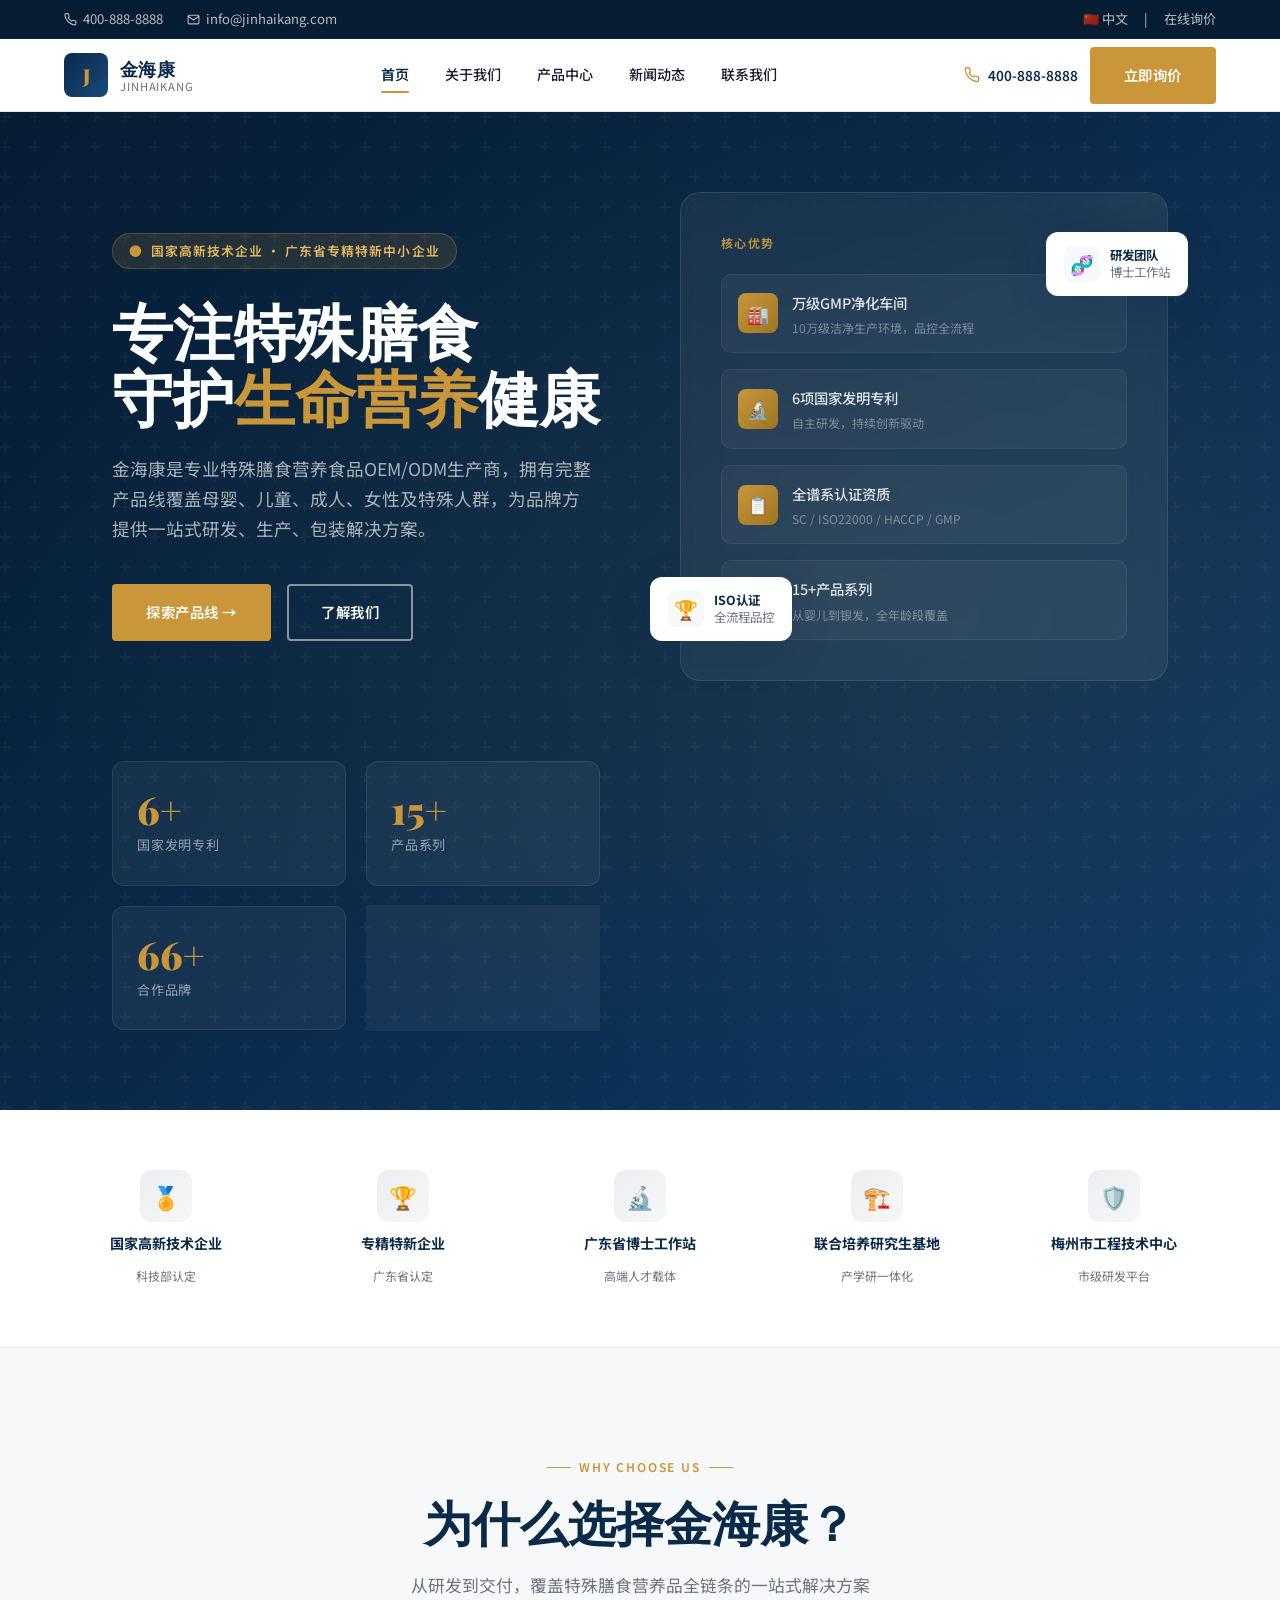
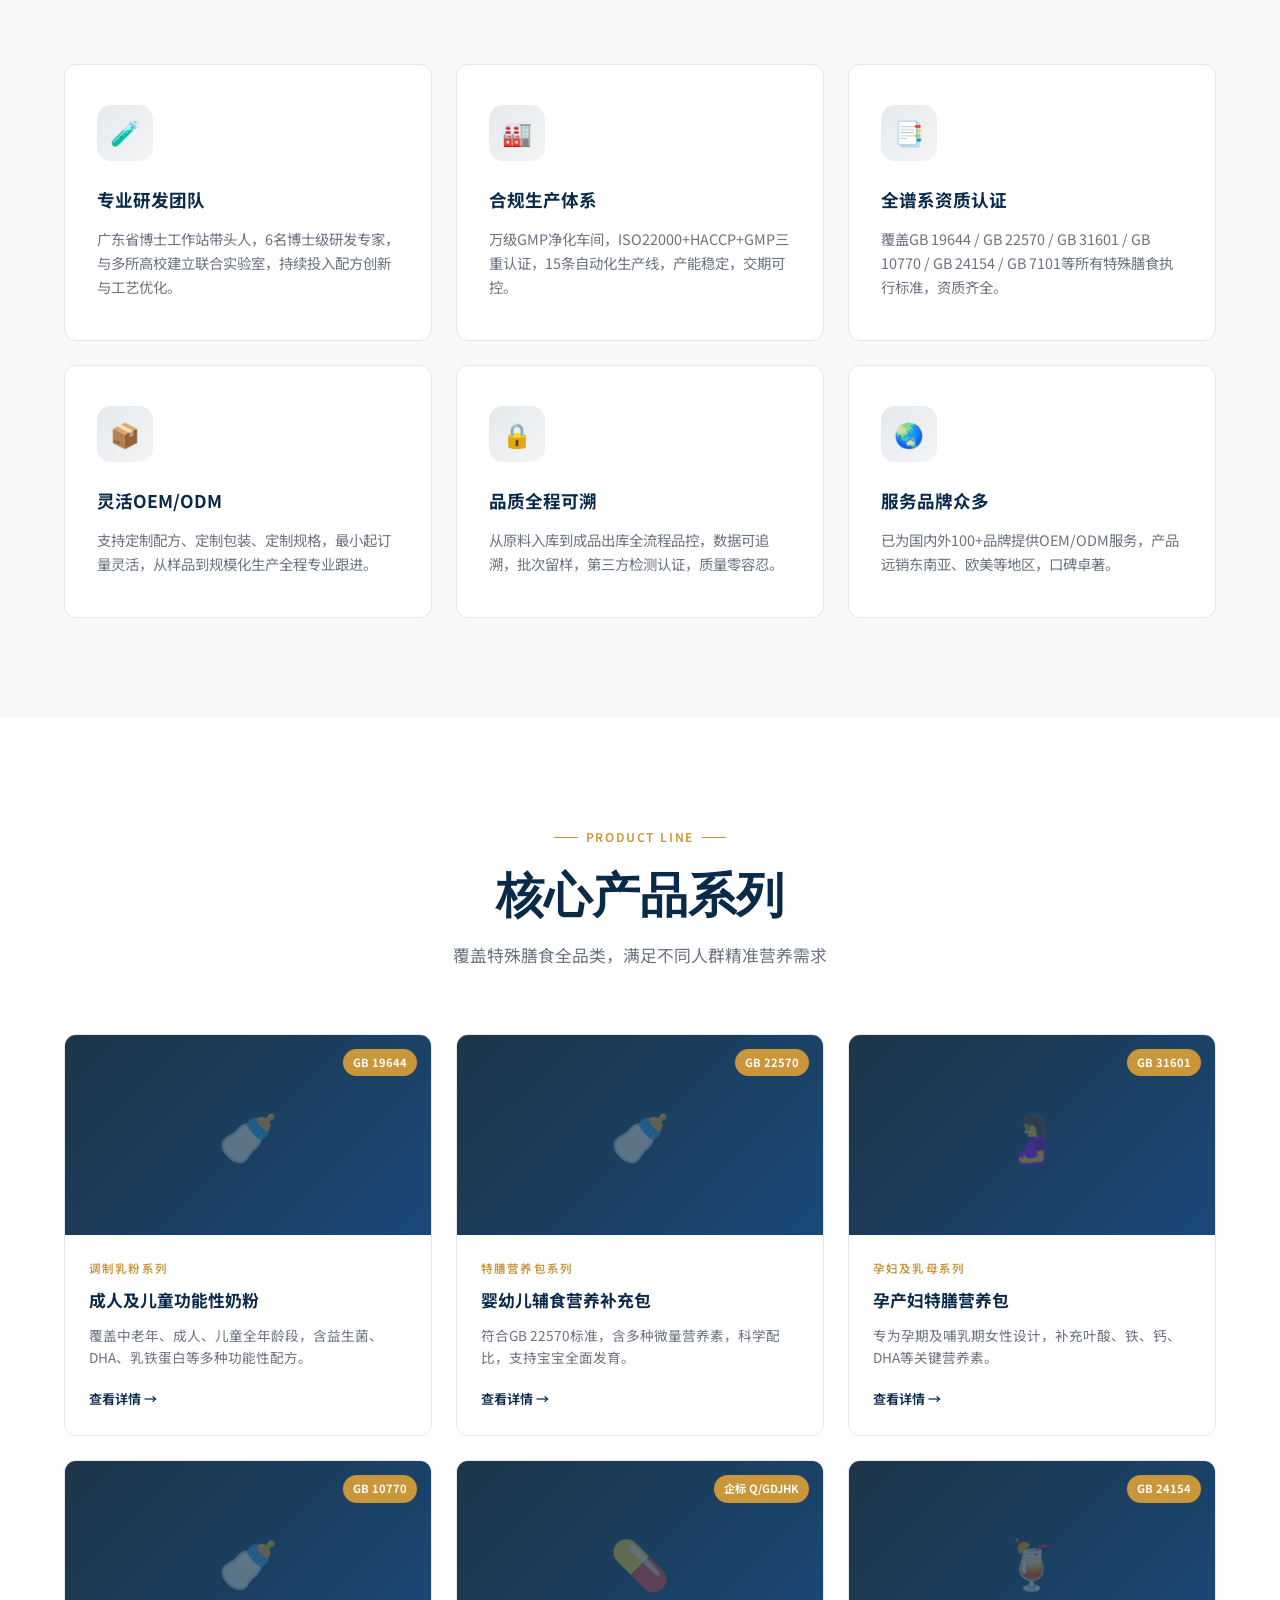
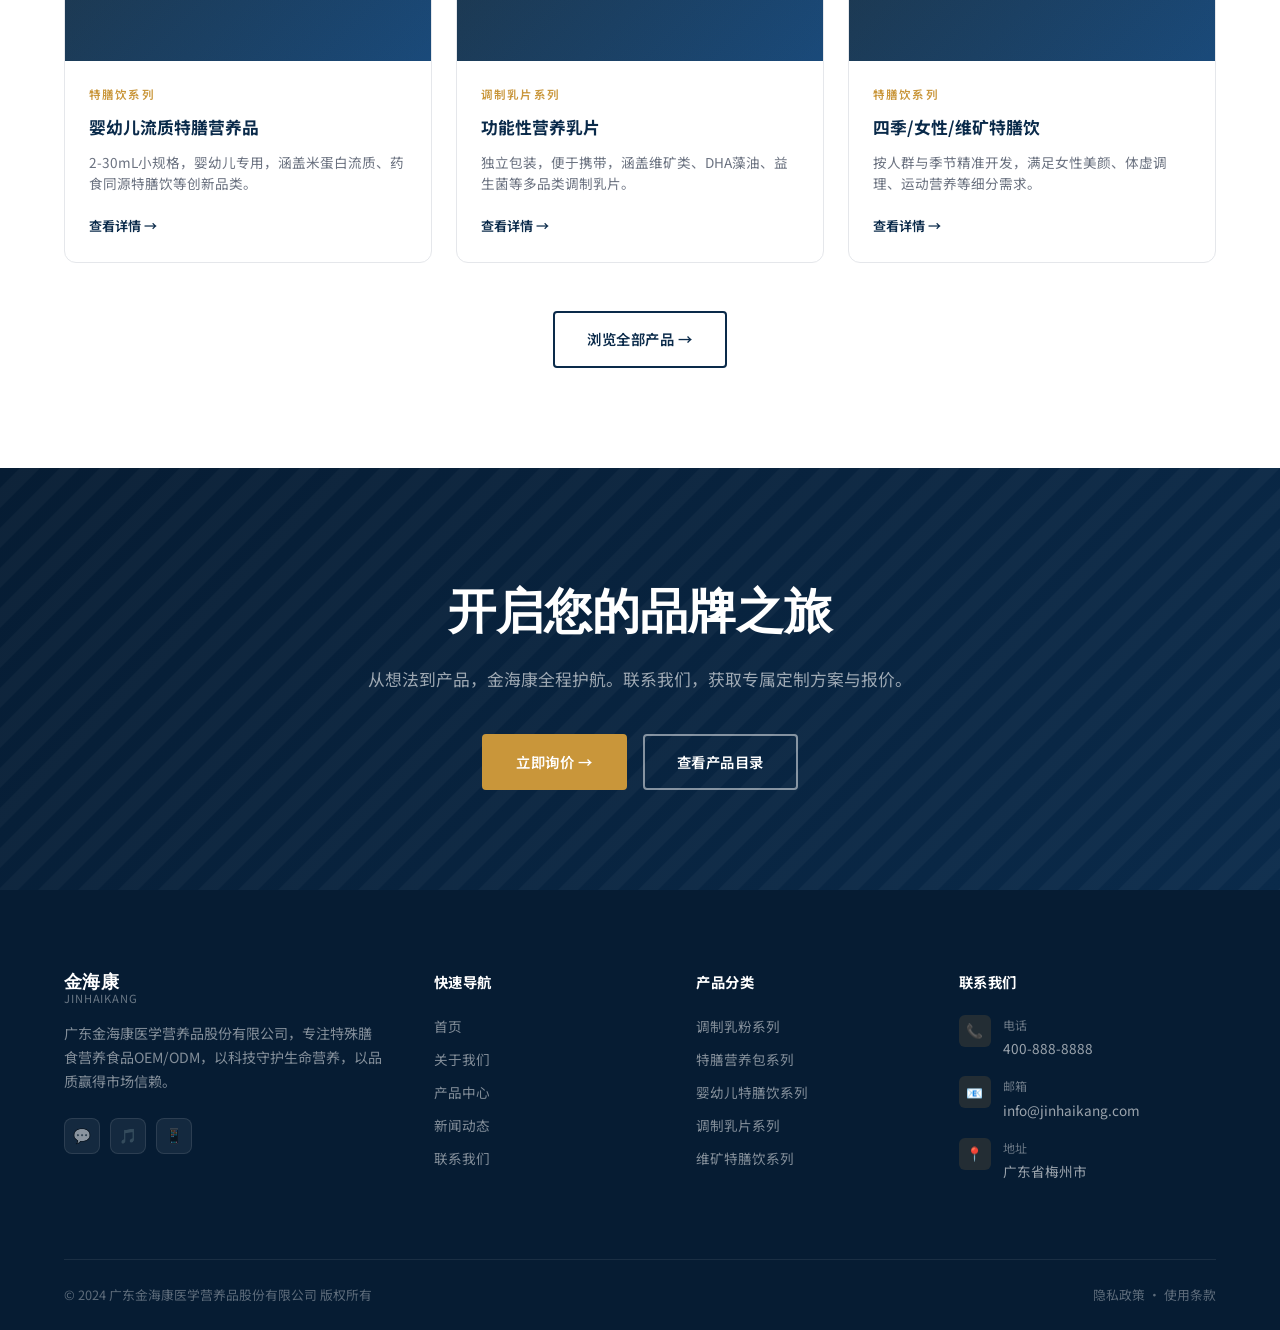
<file: index.html>
<!DOCTYPE html>
<html lang="zh-CN">
<head>
  <meta charset="UTF-8">
  <meta name="viewport" content="width=device-width, initial-scale=1.0">
  <meta name="description" content="广东金海康医学营养品股份有限公司 - 专业特殊膳食营养食品OEM/ODM生产商，国家高新技术企业，提供一站式特殊膳食营养品解决方案。">
  <meta name="keywords" content="特殊膳食,营养食品,OEM,ODM,婴儿配方奶粉,金海康,JHK">
  <title>金海康 | 专业特殊膳食营养食品OEM/ODM制造商</title>
  <link rel="stylesheet" href="css/style.css">
  <link rel="icon" type="image/svg+xml" href="data:image/svg+xml,<svg xmlns='http://www.w3.org/2000/svg' viewBox='0 0 100 100'><rect width='100' height='100' rx='20' fill='%230A2A4A'/><text y='72' x='50' text-anchor='middle' font-size='60' font-weight='900' fill='%23C9963A' font-family='serif'>J</text></svg>">
</head>
<body>

  <!-- Topbar -->
  <div class="topbar">
    <div class="container">
      <div class="topbar-inner">
        <div class="topbar-left">
          <span class="topbar-item">
            <svg width="13" height="13" viewBox="0 0 24 24" fill="none" stroke="currentColor" stroke-width="2"><path d="M22 16.92v3a2 2 0 0 1-2.18 2 19.79 19.79 0 0 1-8.63-3.07A19.5 19.5 0 0 1 4.69 12 19.79 19.79 0 0 1 1.61 3.37 2 2 0 0 1 3.6 1.18h3a2 2 0 0 1 2 1.72 12.84 12.84 0 0 0 .7 2.81 2 2 0 0 1-.45 2.11L7.91 8.96a16 16 0 0 0 6 6l.96-.96a2 2 0 0 1 2.11-.45 12.84 12.84 0 0 0 2.81.7A2 2 0 0 1 22 16.92z"/></svg>
            400-888-8888
          </span>
          <span class="topbar-item">
            <svg width="13" height="13" viewBox="0 0 24 24" fill="none" stroke="currentColor" stroke-width="2"><path d="M4 4h16c1.1 0 2 .9 2 2v12c0 1.1-.9 2-2 2H4c-1.1 0-2-.9-2-2V6c0-1.1.9-2 2-2z"/><polyline points="22,6 12,13 2,6"/></svg>
            info@jinhaikang.com
          </span>
        </div>
        <div class="topbar-right">
          <span class="topbar-item">🇨🇳 中文</span>
          <span>|</span>
          <a href="contact.html">在线询价</a>
        </div>
      </div>
    </div>
  </div>

  <!-- Header -->
  <header class="header" id="header">
    <div class="container">
      <div class="header-inner">
        <a href="index.html" class="logo">
          <div class="logo-icon">J</div>
          <div class="logo-text">
            <span class="logo-name">金海康</span>
            <span class="logo-sub">JINHAIKANG</span>
          </div>
        </a>
        <nav class="nav">
          <a href="index.html" class="active">首页</a>
          <a href="about.html">关于我们</a>
          <a href="products.html">产品中心</a>
          <a href="news.html">新闻动态</a>
          <a href="contact.html">联系我们</a>
        </nav>
        <div class="header-cta">
          <div class="header-phone">
            <svg width="16" height="16" viewBox="0 0 24 24" fill="none" stroke="currentColor" stroke-width="2"><path d="M22 16.92v3a2 2 0 0 1-2.18 2 19.79 19.79 0 0 1-8.63-3.07A19.5 19.5 0 0 1 4.69 12 19.79 19.79 0 0 1 1.61 3.37 2 2 0 0 1 3.6 1.18h3a2 2 0 0 1 2 1.72 12.84 12.84 0 0 0 .7 2.81 2 2 0 0 1-.45 2.11L7.91 8.96a16 16 0 0 0 6 6l.96-.96a2 2 0 0 1 2.11-.45 12.84 12.84 0 0 0 2.81.7A2 2 0 0 1 22 16.92z"/></svg>
            400-888-8888
          </div>
          <a href="contact.html" class="btn btn-primary">立即询价</a>
        </div>
        <button class="menu-toggle" onclick="document.querySelector('.nav').classList.toggle('open')" aria-label="菜单">
          <span></span><span></span><span></span>
        </button>
      </div>
    </div>
  </header>

  <!-- Hero -->
  <section class="hero">
    <div class="hero-bg"></div>
    <div class="hero-overlay"></div>
    <div class="container">
      <div class="hero-content">
        <div class="hero-left">
          <div class="hero-badge">国家高新技术企业 · 广东省专精特新中小企业</div>
          <h1>专注特殊膳食<br>守护<em>生命营养</em>健康</h1>
          <p class="hero-desc">
            金海康是专业特殊膳食营养食品OEM/ODM生产商，拥有完整产品线覆盖母婴、儿童、成人、女性及特殊人群，为品牌方提供一站式研发、生产、包装解决方案。
          </p>
          <div class="hero-actions">
            <a href="products.html" class="btn btn-primary">探索产品线 →</a>
            <a href="about.html" class="btn btn-outline">了解我们</a>
          </div>
        </div>
        <div class="hero-visual">
          <div class="hero-card">
            <div class="hero-card-label">核心优势</div>
            <div class="hero-feature-list">
              <div class="hero-feature-item">
                <div class="hero-feature-icon">🏭</div>
                <div>
                  <span class="hero-feature-text">万级GMP净化车间</span>
                  <span class="hero-feature-sub">10万级洁净生产环境，品控全流程</span>
                </div>
              </div>
              <div class="hero-feature-item">
                <div class="hero-feature-icon">🔬</div>
                <div>
                  <span class="hero-feature-text">6项国家发明专利</span>
                  <span class="hero-feature-sub">自主研发，持续创新驱动</span>
                </div>
              </div>
              <div class="hero-feature-item">
                <div class="hero-feature-icon">📋</div>
                <div>
                  <span class="hero-feature-text">全谱系认证资质</span>
                  <span class="hero-feature-sub">SC / ISO22000 / HACCP / GMP</span>
                </div>
              </div>
              <div class="hero-feature-item">
                <div class="hero-feature-icon">📦</div>
                <div>
                  <span class="hero-feature-text">15+产品系列</span>
                  <span class="hero-feature-sub">从婴儿到银发，全年龄段覆盖</span>
                </div>
              </div>
            </div>
          </div>
          <!-- Floating badges -->
          <div class="hero-float-badge top-right">
            <div class="float-badge-icon">🧬</div>
            <div class="float-badge-text">
              <div class="float-badge-title">研发团队</div>
              <div class="float-badge-sub">博士工作站</div>
            </div>
          </div>
          <div class="hero-float-badge bottom-left">
            <div class="float-badge-icon">🏆</div>
            <div class="float-badge-text">
              <div class="float-badge-title">ISO认证</div>
              <div class="float-badge-sub">全流程品控</div>
            </div>
          </div>
        </div>
        <div class="hero-stats">
          <div class="hero-stat">
            <div class="hero-stat-num">6+</div>
            <div class="hero-stat-label">国家发明专利</div>
          </div>
          <div class="hero-stat">
            <div class="hero-stat-num">15+</div>
            <div class="hero-stat-label">产品系列</div>
          </div>
          <div class="hero-stat">
            <div class="hero-stat-num">100+</div>
            <div class="hero-stat-label">合作品牌</div>
          </div>
          <div class="hero-stat">
            <div class="hero-stat-num">10+</div>
            <div class="hero-stat-label">年行业深耕</div>
          </div>
        </div>
      </div>
    </div>
  </section>

  <!-- Trust Bar -->
  <section class="trust-bar">
    <div class="container">
      <div class="trust-bar-grid">
        <div class="trust-item">
          <div class="trust-icon">🏅</div>
          <div class="trust-title">国家高新技术企业</div>
          <div class="trust-sub">科技部认定</div>
        </div>
        <div class="trust-item">
          <div class="trust-icon">🏆</div>
          <div class="trust-title">专精特新企业</div>
          <div class="trust-sub">广东省认定</div>
        </div>
        <div class="trust-item">
          <div class="trust-icon">🔬</div>
          <div class="trust-title">广东省博士工作站</div>
          <div class="trust-sub">高端人才载体</div>
        </div>
        <div class="trust-item">
          <div class="trust-icon">🏗️</div>
          <div class="trust-title">联合培养研究生基地</div>
          <div class="trust-sub">产学研一体化</div>
        </div>
        <div class="trust-item">
          <div class="trust-icon">🛡️</div>
          <div class="trust-title">梅州市工程技术中心</div>
          <div class="trust-sub">市级研发平台</div>
        </div>
      </div>
    </div>
  </section>

  <!-- Features -->
  <section class="section bg-surface">
    <div class="container">
      <div class="section-header">
        <div class="section-label">Why Choose Us</div>
        <h2 class="section-title">为什么选择金海康？</h2>
        <p class="section-desc">从研发到交付，覆盖特殊膳食营养品全链条的一站式解决方案</p>
      </div>
      <div class="features-grid">
        <div class="feature-card">
          <div class="feature-icon">🧪</div>
          <div class="feature-title">专业研发团队</div>
          <div class="feature-desc">广东省博士工作站带头人，6名博士级研发专家，与多所高校建立联合实验室，持续投入配方创新与工艺优化。</div>
        </div>
        <div class="feature-card">
          <div class="feature-icon">🏭</div>
          <div class="feature-title">合规生产体系</div>
          <div class="feature-desc">万级GMP净化车间，ISO22000+HACCP+GMP三重认证，15条自动化生产线，产能稳定，交期可控。</div>
        </div>
        <div class="feature-card">
          <div class="feature-icon">📑</div>
          <div class="feature-title">全谱系资质认证</div>
          <div class="feature-desc">覆盖GB 19644 / GB 22570 / GB 31601 / GB 10770 / GB 24154 / GB 7101等所有特殊膳食执行标准，资质齐全。</div>
        </div>
        <div class="feature-card">
          <div class="feature-icon">📦</div>
          <div class="feature-title">灵活OEM/ODM</div>
          <div class="feature-desc">支持定制配方、定制包装、定制规格，最小起订量灵活，从样品到规模化生产全程专业跟进。</div>
        </div>
        <div class="feature-card">
          <div class="feature-icon">🔒</div>
          <div class="feature-title">品质全程可溯</div>
          <div class="feature-desc">从原料入库到成品出库全流程品控，数据可追溯，批次留样，第三方检测认证，质量零容忍。</div>
        </div>
        <div class="feature-card">
          <div class="feature-icon">🌏</div>
          <div class="feature-title">服务品牌众多</div>
          <div class="feature-desc">已为国内外100+品牌提供OEM/ODM服务，产品远销东南亚、欧美等地区，口碑卓著。</div>
        </div>
      </div>
    </div>
  </section>

  <!-- Products Preview -->
  <section class="section">
    <div class="container">
      <div class="section-header">
        <div class="section-label">Product Line</div>
        <h2 class="section-title">核心产品系列</h2>
        <p class="section-desc">覆盖特殊膳食全品类，满足不同人群精准营养需求</p>
      </div>
      <div class="products-grid">
        <div class="product-card">
          <div class="product-img">
            <span style="position:absolute;top:14px;right:14px;background:var(--accent);color:#fff;font-size:0.7rem;font-weight:700;padding:4px 10px;border-radius:100px;">GB 19644</span>
            🍼
          </div>
          <div class="product-body">
            <div class="product-category">调制乳粉系列</div>
            <div class="product-name">成人及儿童功能性奶粉</div>
            <div class="product-desc">覆盖中老年、成人、儿童全年龄段，含益生菌、DHA、乳铁蛋白等多种功能性配方。</div>
            <a href="products.html" class="product-link">查看详情 →</a>
          </div>
        </div>
        <div class="product-card">
          <div class="product-img">
            <span style="position:absolute;top:14px;right:14px;background:var(--accent);color:#fff;font-size:0.7rem;font-weight:700;padding:4px 10px;border-radius:100px;">GB 22570</span>
            🍼
          </div>
          <div class="product-body">
            <div class="product-category">特膳营养包系列</div>
            <div class="product-name">婴幼儿辅食营养补充包</div>
            <div class="product-desc">符合GB 22570标准，含多种微量营养素，科学配比，支持宝宝全面发育。</div>
            <a href="products.html" class="product-link">查看详情 →</a>
          </div>
        </div>
        <div class="product-card">
          <div class="product-img">
            <span style="position:absolute;top:14px;right:14px;background:var(--accent);color:#fff;font-size:0.7rem;font-weight:700;padding:4px 10px;border-radius:100px;">GB 31601</span>
            🤰
          </div>
          <div class="product-body">
            <div class="product-category">孕妇及乳母系列</div>
            <div class="product-name">孕产妇特膳营养包</div>
            <div class="product-desc">专为孕期及哺乳期女性设计，补充叶酸、铁、钙、DHA等关键营养素。</div>
            <a href="products.html" class="product-link">查看详情 →</a>
          </div>
        </div>
        <div class="product-card">
          <div class="product-img">
            <span style="position:absolute;top:14px;right:14px;background:var(--accent);color:#fff;font-size:0.7rem;font-weight:700;padding:4px 10px;border-radius:100px;">GB 10770</span>
            🍼
          </div>
          <div class="product-body">
            <div class="product-category">特膳饮系列</div>
            <div class="product-name">婴幼儿流质特膳营养品</div>
            <div class="product-desc">2-30mL小规格，婴幼儿专用，涵盖米蛋白流质、药食同源特膳饮等创新品类。</div>
            <a href="products.html" class="product-link">查看详情 →</a>
          </div>
        </div>
        <div class="product-card">
          <div class="product-img">
            <span style="position:absolute;top:14px;right:14px;background:var(--accent);color:#fff;font-size:0.7rem;font-weight:700;padding:4px 10px;border-radius:100px;">企标 Q/GDJHK</span>
            💊
          </div>
          <div class="product-body">
            <div class="product-category">调制乳片系列</div>
            <div class="product-name">功能性营养乳片</div>
            <div class="product-desc">独立包装，便于携带，涵盖维矿类、DHA藻油、益生菌等多品类调制乳片。</div>
            <a href="products.html" class="product-link">查看详情 →</a>
          </div>
        </div>
        <div class="product-card">
          <div class="product-img">
            <span style="position:absolute;top:14px;right:14px;background:var(--accent);color:#fff;font-size:0.7rem;font-weight:700;padding:4px 10px;border-radius:100px;">GB 24154</span>
            🍹
          </div>
          <div class="product-body">
            <div class="product-category">特膳饮系列</div>
            <div class="product-name">四季/女性/维矿特膳饮</div>
            <div class="product-desc">按人群与季节精准开发，满足女性美颜、体虚调理、运动营养等细分需求。</div>
            <a href="products.html" class="product-link">查看详情 →</a>
          </div>
        </div>
      </div>
      <div style="text-align:center;margin-top:48px;">
        <a href="products.html" class="btn btn-outline-dark">浏览全部产品 →</a>
      </div>
    </div>
  </section>

  <!-- CTA -->
  <section class="cta-section">
    <div class="container">
      <div class="cta-inner">
        <h2>开启您的品牌之旅</h2>
        <p>从想法到产品，金海康全程护航。联系我们，获取专属定制方案与报价。</p>
        <div class="cta-buttons">
          <a href="contact.html" class="btn btn-primary">立即询价 →</a>
          <a href="products.html" class="btn btn-outline">查看产品目录</a>
        </div>
      </div>
    </div>
  </section>

  <!-- Footer -->
  <footer class="footer">
    <div class="container">
      <div class="footer-grid">
        <div class="footer-brand">
          <div class="logo-text" style="margin-bottom:0;">
            <span class="logo-name">金海康</span>
            <span class="logo-sub">JINHAIKANG</span>
          </div>
          <p>广东金海康医学营养品股份有限公司，专注特殊膳食营养食品OEM/ODM，以科技守护生命营养，以品质赢得市场信赖。</p>
          <div class="footer-social">
            <a href="#" title="微信">💬</a>
            <a href="#" title="抖音">🎵</a>
            <a href="#" title="微博">📱</a>
          </div>
        </div>
        <div>
          <div class="footer-title">快速导航</div>
          <ul class="footer-links">
            <li><a href="index.html">首页</a></li>
            <li><a href="about.html">关于我们</a></li>
            <li><a href="products.html">产品中心</a></li>
            <li><a href="news.html">新闻动态</a></li>
            <li><a href="contact.html">联系我们</a></li>
          </ul>
        </div>
        <div>
          <div class="footer-title">产品分类</div>
          <ul class="footer-links">
            <li><a href="products.html">调制乳粉系列</a></li>
            <li><a href="products.html">特膳营养包系列</a></li>
            <li><a href="products.html">婴幼儿特膳饮系列</a></li>
            <li><a href="products.html">调制乳片系列</a></li>
            <li><a href="products.html">维矿特膳饮系列</a></li>
          </ul>
        </div>
        <div>
          <div class="footer-title">联系我们</div>
          <div class="footer-contact-item">
            <div class="footer-contact-icon">📞</div>
            <div>
              <div style="font-size:0.75rem;color:rgba(255,255,255,0.4);margin-bottom:2px;">电话</div>
              <div>400-888-8888</div>
            </div>
          </div>
          <div class="footer-contact-item">
            <div class="footer-contact-icon">📧</div>
            <div>
              <div style="font-size:0.75rem;color:rgba(255,255,255,0.4);margin-bottom:2px;">邮箱</div>
              <div>info@jinhaikang.com</div>
            </div>
          </div>
          <div class="footer-contact-item">
            <div class="footer-contact-icon">📍</div>
            <div>
              <div style="font-size:0.75rem;color:rgba(255,255,255,0.4);margin-bottom:2px;">地址</div>
              <div>广东省梅州市</div>
            </div>
          </div>
        </div>
      </div>
      <div class="footer-bottom">
        <span>© 2024 广东金海康医学营养品股份有限公司 版权所有</span>
        <span>
          <a href="#">隐私政策</a> · <a href="#">使用条款</a>
        </span>
      </div>
    </div>
  </footer>

  <script src="js/main.js"></script>
</body>
</html>
</file>
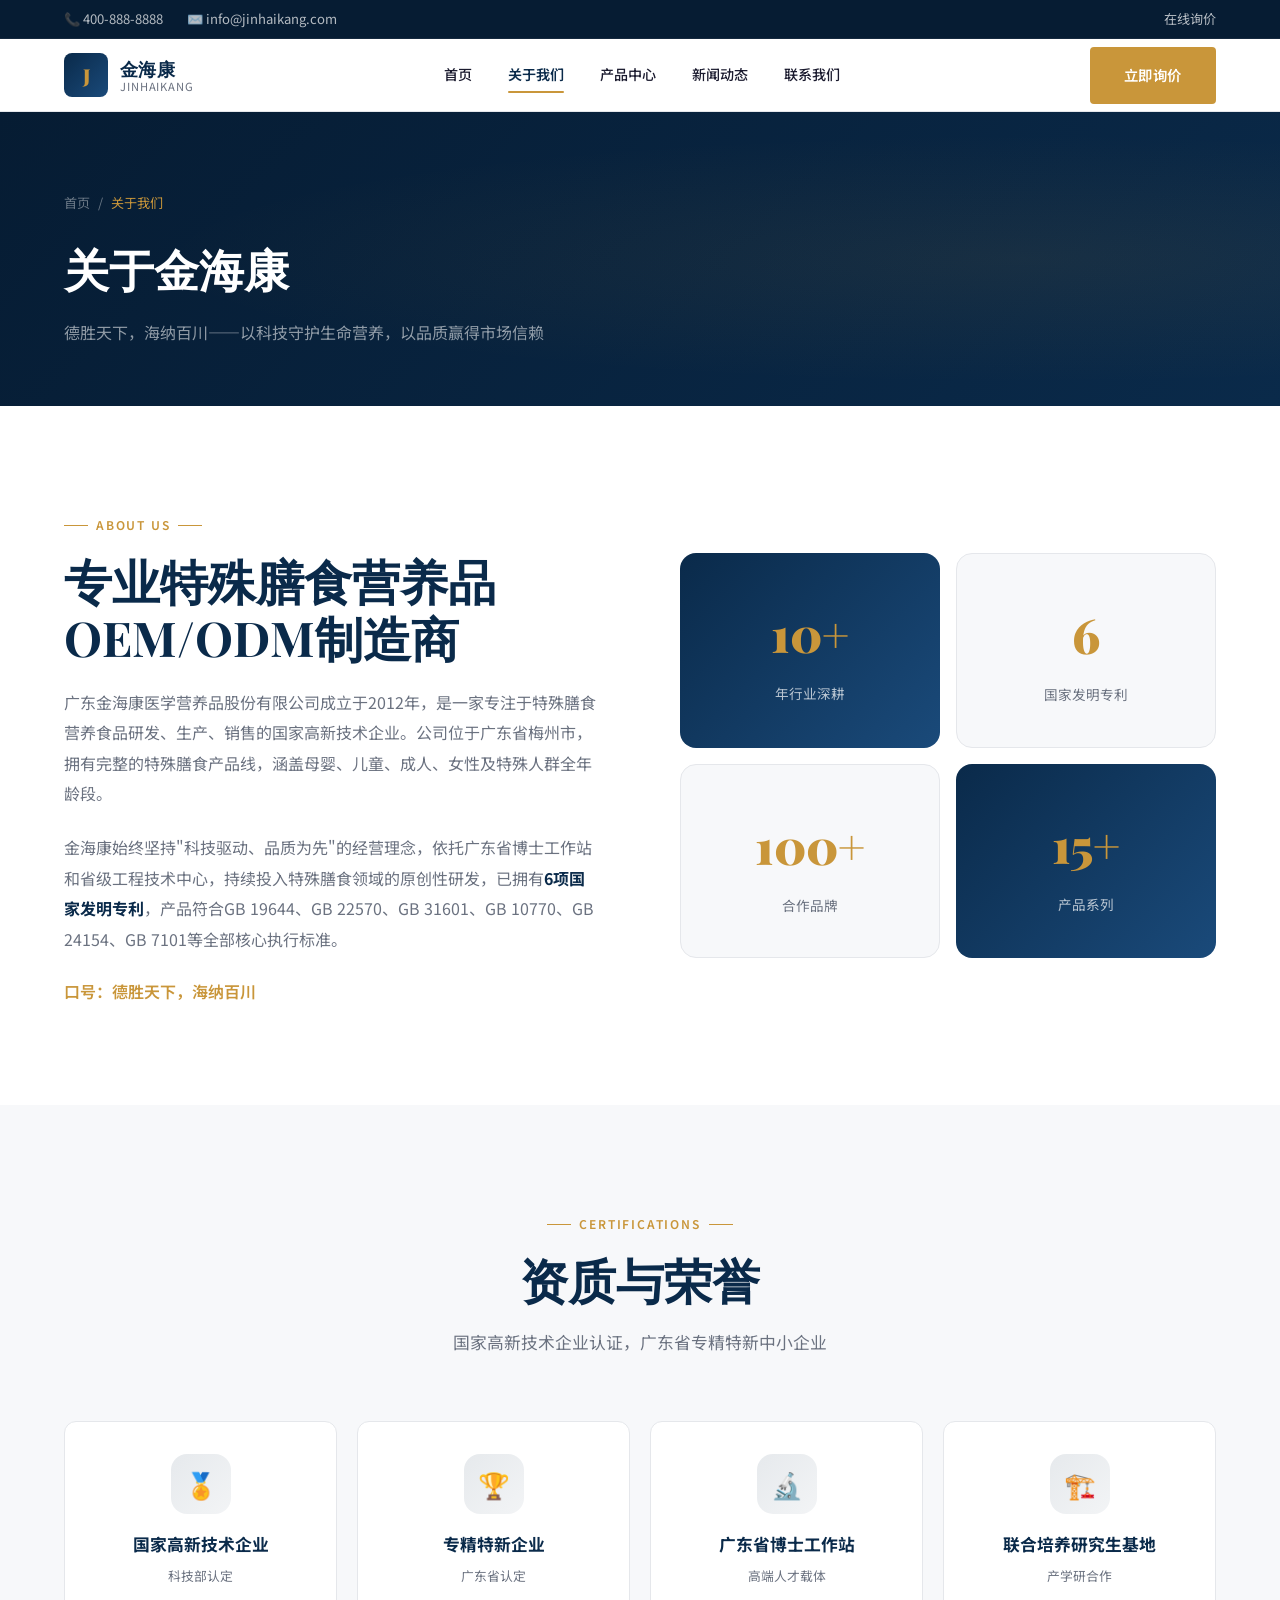
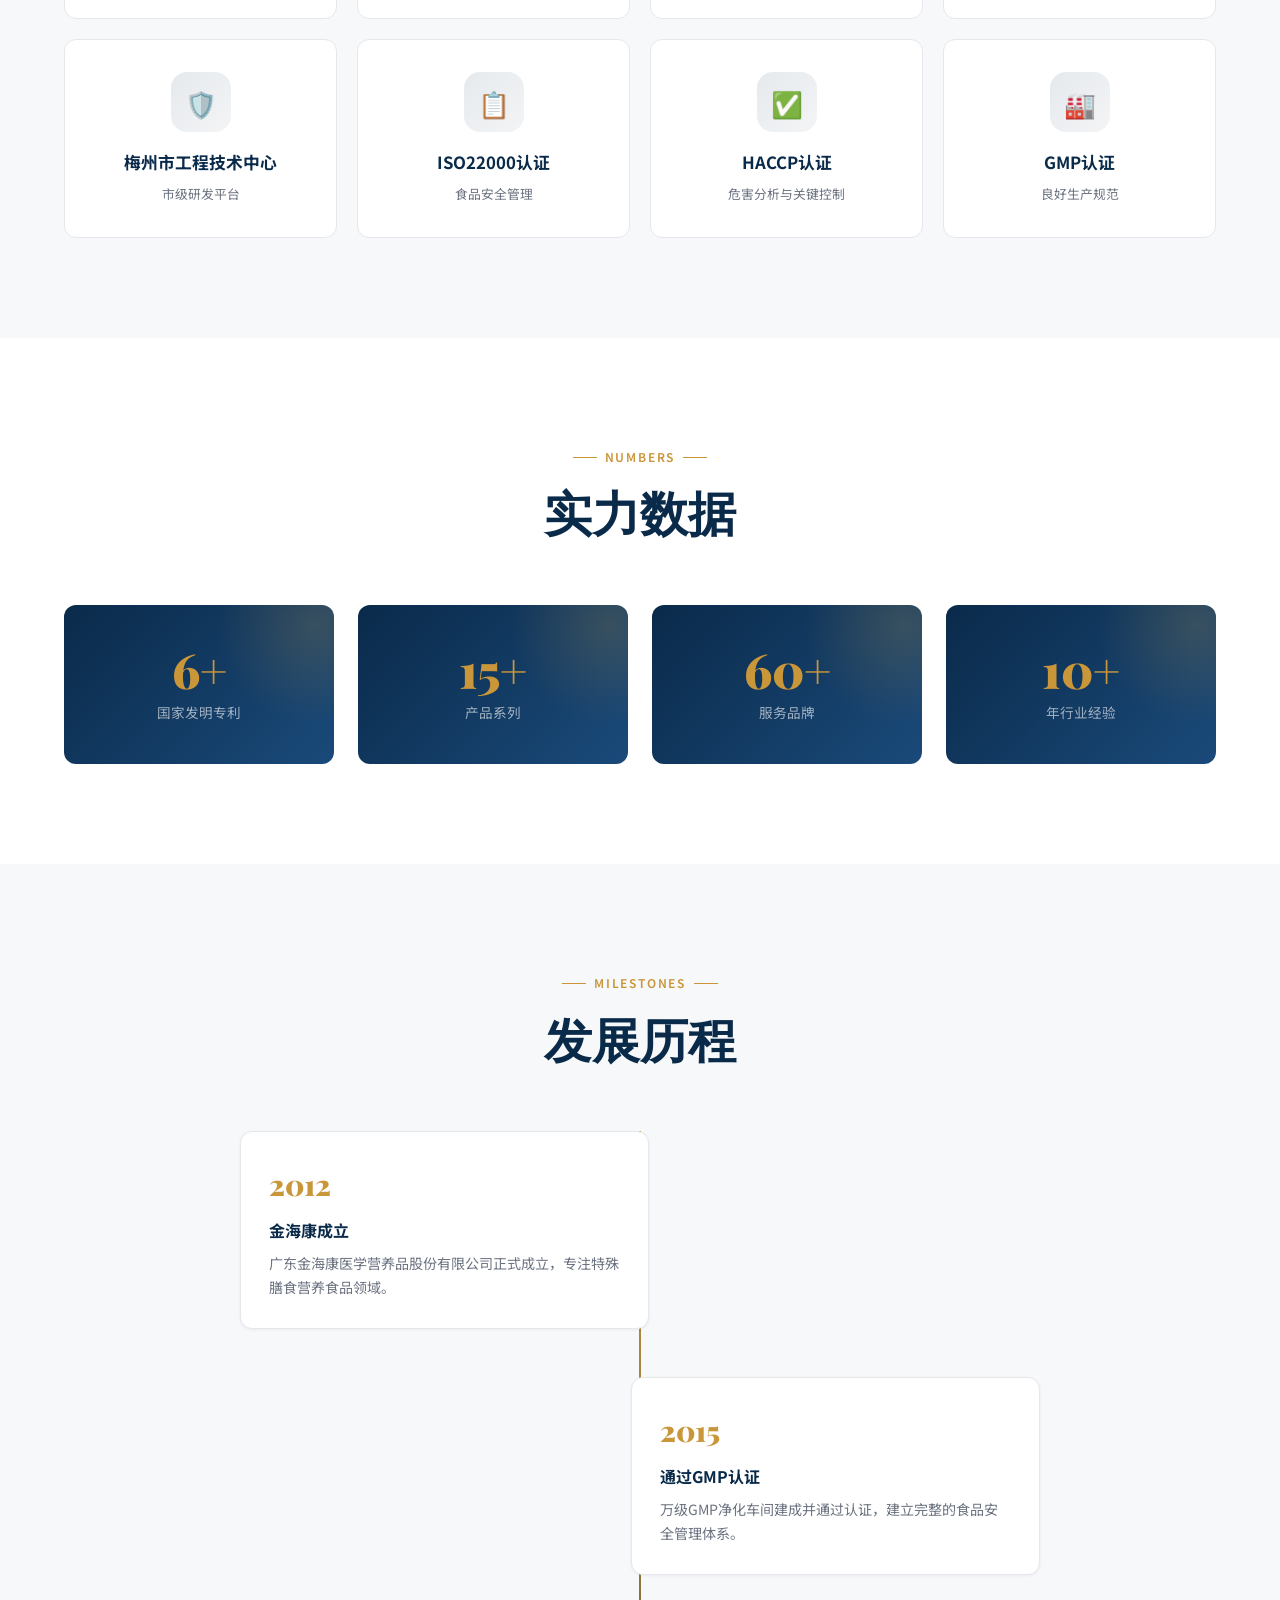
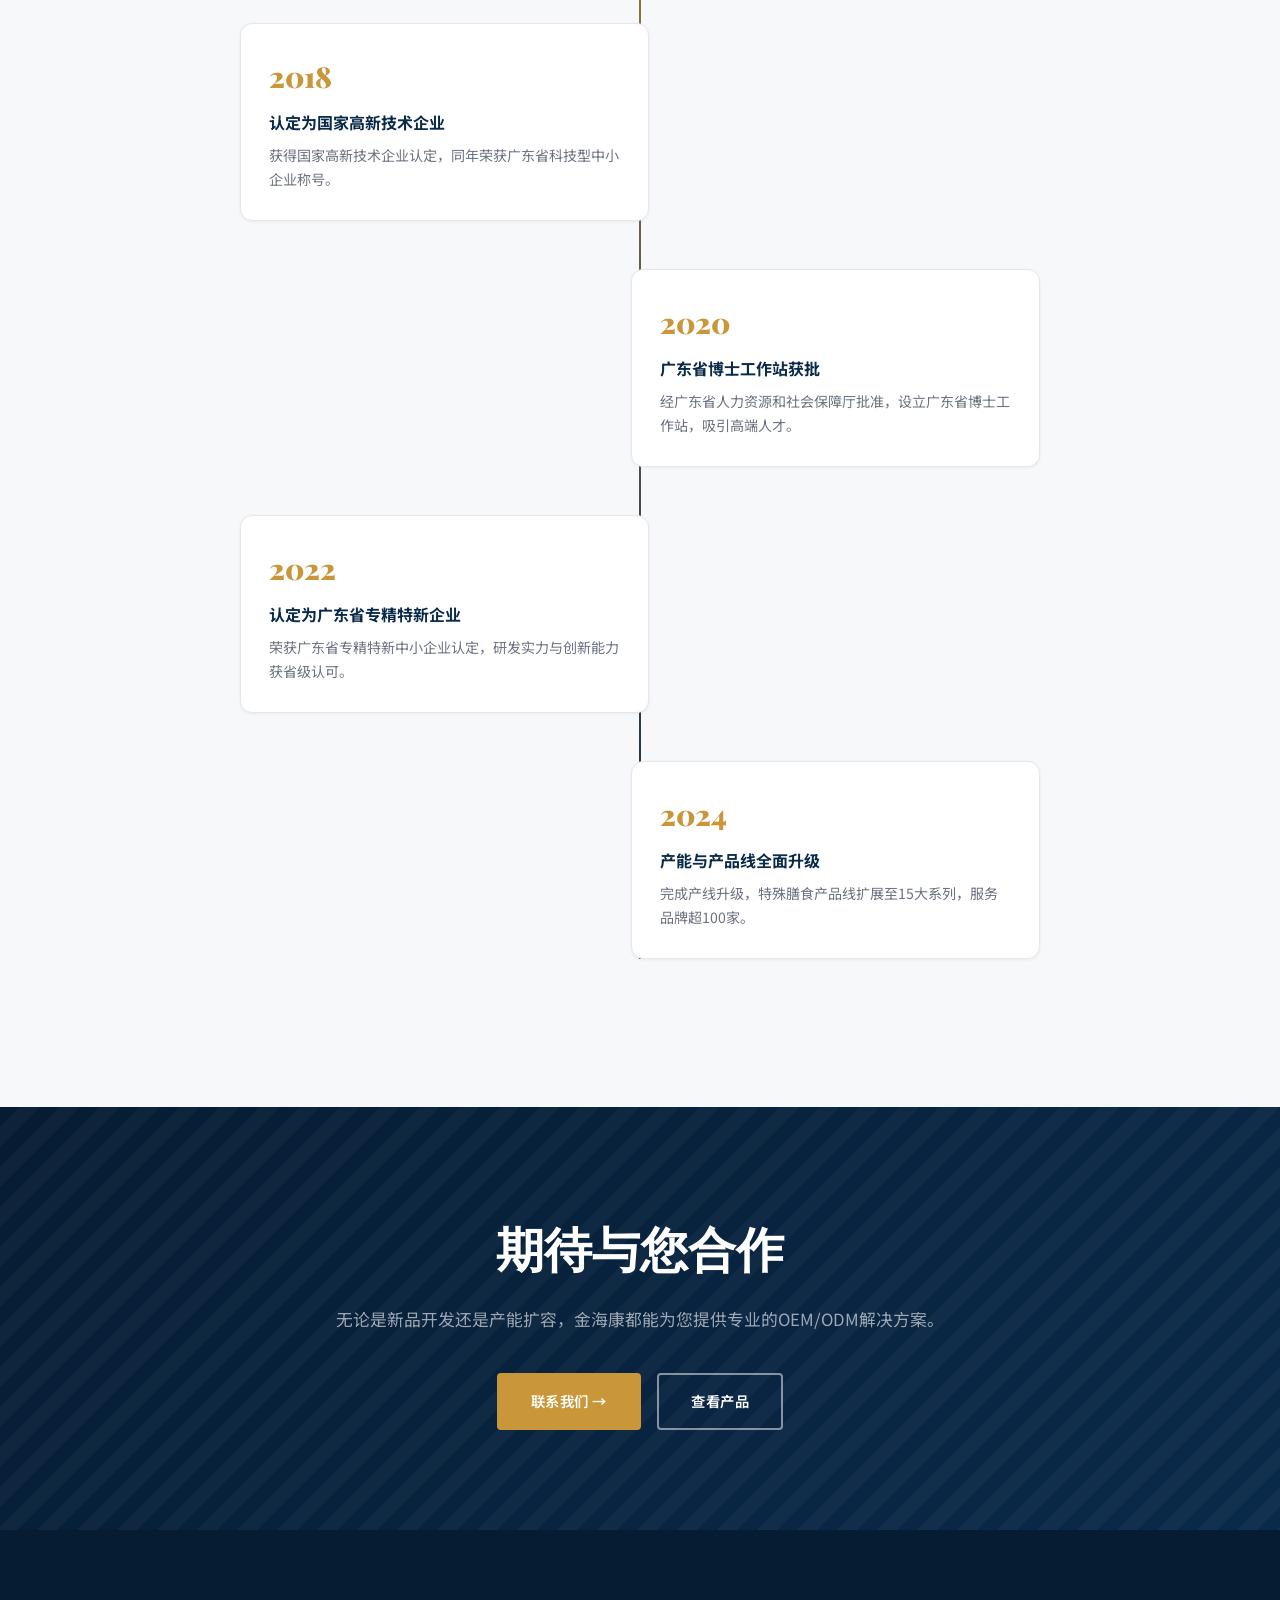
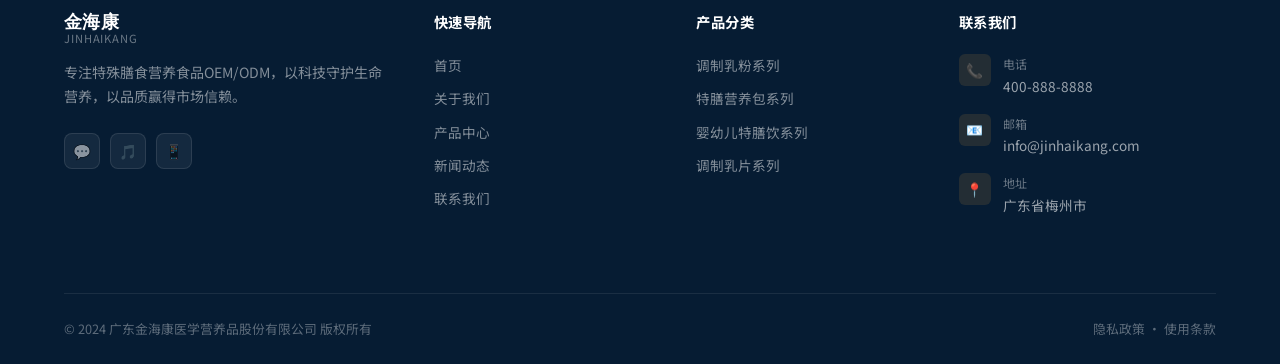
<file: about.html>
<!DOCTYPE html>
<html lang="zh-CN">
<head>
  <meta charset="UTF-8">
  <meta name="viewport" content="width=device-width, initial-scale=1.0">
  <meta name="description" content="了解金海康——国家高新技术企业，广东省专精特新中小企业，拥有广东省博士工作站，专业特殊膳食营养食品OEM/ODM生产商。">
  <title>关于我们 | 金海康 JINHAIKANG</title>
  <link rel="stylesheet" href="css/style.css">
  <link rel="icon" type="image/svg+xml" href="data:image/svg+xml,<svg xmlns='http://www.w3.org/2000/svg' viewBox='0 0 100 100'><rect width='100' height='100' rx='20' fill='%230A2A4A'/><text y='72' x='50' text-anchor='middle' font-size='60' font-weight='900' fill='%23C9963A' font-family='serif'>J</text></svg>">
</head>
<body>

  <!-- Topbar -->
  <div class="topbar">
    <div class="container">
      <div class="topbar-inner">
        <div class="topbar-left">
          <span class="topbar-item">📞 400-888-8888</span>
          <span class="topbar-item">✉️ info@jinhaikang.com</span>
        </div>
        <div class="topbar-right">
          <a href="contact.html">在线询价</a>
        </div>
      </div>
    </div>
  </div>

  <!-- Header -->
  <header class="header" id="header">
    <div class="container">
      <div class="header-inner">
        <a href="index.html" class="logo">
          <div class="logo-icon">J</div>
          <div class="logo-text">
            <span class="logo-name">金海康</span>
            <span class="logo-sub">JINHAIKANG</span>
          </div>
        </a>
        <nav class="nav">
          <a href="index.html">首页</a>
          <a href="about.html" class="active">关于我们</a>
          <a href="products.html">产品中心</a>
          <a href="news.html">新闻动态</a>
          <a href="contact.html">联系我们</a>
        </nav>
        <div class="header-cta">
          <a href="contact.html" class="btn btn-primary">立即询价</a>
        </div>
      </div>
    </div>
  </header>

  <!-- Page Header -->
  <section class="page-header">
    <div class="container">
      <div class="page-header-inner">
        <div class="breadcrumb">
          <a href="index.html">首页</a> / <span>关于我们</span>
        </div>
        <h1>关于金海康</h1>
        <p>德胜天下，海纳百川——以科技守护生命营养，以品质赢得市场信赖</p>
      </div>
    </div>
  </section>

  <!-- Intro -->
  <section class="section">
    <div class="container">
      <div style="display:grid;grid-template-columns:1fr 1fr;gap:80px;align-items:center;">
        <div>
          <div class="section-label">About Us</div>
          <h2 class="section-title">专业特殊膳食营养品<br>OEM/ODM制造商</h2>
          <p style="color:var(--text-muted);font-size:1rem;line-height:1.9;margin-bottom:24px;">
            广东金海康医学营养品股份有限公司成立于2012年，是一家专注于特殊膳食营养食品研发、生产、销售的国家高新技术企业。公司位于广东省梅州市，拥有完整的特殊膳食产品线，涵盖母婴、儿童、成人、女性及特殊人群全年龄段。
          </p>
          <p style="color:var(--text-muted);font-size:1rem;line-height:1.9;margin-bottom:24px;">
            金海康始终坚持"科技驱动、品质为先"的经营理念，依托广东省博士工作站和省级工程技术中心，持续投入特殊膳食领域的原创性研发，已拥有<strong style="color:var(--primary)">6项国家发明专利</strong>，产品符合GB 19644、GB 22570、GB 31601、GB 10770、GB 24154、GB 7101等全部核心执行标准。
          </p>
          <p style="color:var(--accent);font-weight:600;font-size:1rem;">
            口号：德胜天下，海纳百川
          </p>
        </div>
        <div style="display:grid;grid-template-columns:1fr 1fr;gap:16px;">
          <div style="background:linear-gradient(135deg,var(--primary),var(--primary-light));border-radius:16px;padding:40px 24px;color:#fff;text-align:center;">
            <div style="font-size:3rem;font-family:var(--font-display);font-weight:900;color:var(--accent);">10+</div>
            <div style="font-size:0.85rem;opacity:0.7;margin-top:8px;">年行业深耕</div>
          </div>
          <div style="background:var(--surface);border-radius:16px;padding:40px 24px;text-align:center;border:1px solid var(--border);">
            <div style="font-size:3rem;font-family:var(--font-display);font-weight:900;color:var(--accent);">6</div>
            <div style="font-size:0.85rem;color:var(--text-muted);margin-top:8px;">国家发明专利</div>
          </div>
          <div style="background:var(--surface);border-radius:16px;padding:40px 24px;text-align:center;border:1px solid var(--border);">
            <div style="font-size:3rem;font-family:var(--font-display);font-weight:900;color:var(--accent);">100+</div>
            <div style="font-size:0.85rem;color:var(--text-muted);margin-top:8px;">合作品牌</div>
          </div>
          <div style="background:linear-gradient(135deg,var(--primary),var(--primary-light));border-radius:16px;padding:40px 24px;color:#fff;text-align:center;">
            <div style="font-size:3rem;font-family:var(--font-display);font-weight:900;color:var(--accent);">15+</div>
            <div style="font-size:0.85rem;opacity:0.7;margin-top:8px;">产品系列</div>
          </div>
        </div>
      </div>
    </div>
  </section>

  <!-- Credentials -->
  <section class="section bg-surface">
    <div class="container">
      <div class="section-header">
        <div class="section-label">Certifications</div>
        <h2 class="section-title">资质与荣誉</h2>
        <p class="section-desc">国家高新技术企业认证，广东省专精特新中小企业</p>
      </div>
      <div class="credential-grid">
        <div class="credential-card">
          <div class="credential-icon">🏅</div>
          <div class="credential-title">国家高新技术企业</div>
          <div class="credential-sub">科技部认定</div>
        </div>
        <div class="credential-card">
          <div class="credential-icon">🏆</div>
          <div class="credential-title">专精特新企业</div>
          <div class="credential-sub">广东省认定</div>
        </div>
        <div class="credential-card">
          <div class="credential-icon">🔬</div>
          <div class="credential-title">广东省博士工作站</div>
          <div class="credential-sub">高端人才载体</div>
        </div>
        <div class="credential-card">
          <div class="credential-icon">🏗️</div>
          <div class="credential-title">联合培养研究生基地</div>
          <div class="credential-sub">产学研合作</div>
        </div>
        <div class="credential-card">
          <div class="credential-icon">🛡️</div>
          <div class="credential-title">梅州市工程技术中心</div>
          <div class="credential-sub">市级研发平台</div>
        </div>
        <div class="credential-card">
          <div class="credential-icon">📋</div>
          <div class="credential-title">ISO22000认证</div>
          <div class="credential-sub">食品安全管理</div>
        </div>
        <div class="credential-card">
          <div class="credential-icon">✅</div>
          <div class="credential-title">HACCP认证</div>
          <div class="credential-sub">危害分析与关键控制</div>
        </div>
        <div class="credential-card">
          <div class="credential-icon">🏭</div>
          <div class="credential-title">GMP认证</div>
          <div class="credential-sub">良好生产规范</div>
        </div>
      </div>
    </div>
  </section>

  <!-- Stats -->
  <section class="section">
    <div class="container">
      <div class="section-header">
        <div class="section-label">Numbers</div>
        <h2 class="section-title">实力数据</h2>
      </div>
      <div class="stats-row">
        <div class="stat-card">
          <div class="stat-num">6+</div>
          <div class="stat-label">国家发明专利</div>
        </div>
        <div class="stat-card">
          <div class="stat-num">15+</div>
          <div class="stat-label">产品系列</div>
        </div>
        <div class="stat-card">
          <div class="stat-num">100+</div>
          <div class="stat-label">服务品牌</div>
        </div>
        <div class="stat-card">
          <div class="stat-num">10+</div>
          <div class="stat-label">年行业经验</div>
        </div>
      </div>
    </div>
  </section>

  <!-- Timeline -->
  <section class="section timeline-section">
    <div class="container">
      <div class="section-header">
        <div class="section-label">Milestones</div>
        <h2 class="section-title">发展历程</h2>
      </div>
      <div class="timeline">
        <div class="timeline-item">
          <div class="timeline-content">
            <div class="timeline-year">2012</div>
            <div class="timeline-title">金海康成立</div>
            <div class="timeline-desc">广东金海康医学营养品股份有限公司正式成立，专注特殊膳食营养食品领域。</div>
          </div>
          <div class="timeline-spacer"></div>
        </div>
        <div class="timeline-item">
          <div class="timeline-content">
            <div class="timeline-year">2015</div>
            <div class="timeline-title">通过GMP认证</div>
            <div class="timeline-desc">万级GMP净化车间建成并通过认证，建立完整的食品安全管理体系。</div>
          </div>
          <div class="timeline-spacer"></div>
        </div>
        <div class="timeline-item">
          <div class="timeline-content">
            <div class="timeline-year">2018</div>
            <div class="timeline-title">认定为国家高新技术企业</div>
            <div class="timeline-desc">获得国家高新技术企业认定，同年荣获广东省科技型中小企业称号。</div>
          </div>
          <div class="timeline-spacer"></div>
        </div>
        <div class="timeline-item">
          <div class="timeline-content">
            <div class="timeline-year">2020</div>
            <div class="timeline-title">广东省博士工作站获批</div>
            <div class="timeline-desc">经广东省人力资源和社会保障厅批准，设立广东省博士工作站，吸引高端人才。</div>
          </div>
          <div class="timeline-spacer"></div>
        </div>
        <div class="timeline-item">
          <div class="timeline-content">
            <div class="timeline-year">2022</div>
            <div class="timeline-title">认定为广东省专精特新企业</div>
            <div class="timeline-desc">荣获广东省专精特新中小企业认定，研发实力与创新能力获省级认可。</div>
          </div>
          <div class="timeline-spacer"></div>
        </div>
        <div class="timeline-item">
          <div class="timeline-content">
            <div class="timeline-year">2024</div>
            <div class="timeline-title">产能与产品线全面升级</div>
            <div class="timeline-desc">完成产线升级，特殊膳食产品线扩展至15大系列，服务品牌超100家。</div>
          </div>
          <div class="timeline-spacer"></div>
        </div>
      </div>
    </div>
  </section>

  <!-- CTA -->
  <section class="cta-section">
    <div class="container">
      <div class="cta-inner">
        <h2>期待与您合作</h2>
        <p>无论是新品开发还是产能扩容，金海康都能为您提供专业的OEM/ODM解决方案。</p>
        <div class="cta-buttons">
          <a href="contact.html" class="btn btn-primary">联系我们 →</a>
          <a href="products.html" class="btn btn-outline">查看产品</a>
        </div>
      </div>
    </div>
  </section>

  <!-- Footer -->
  <footer class="footer">
    <div class="container">
      <div class="footer-grid">
        <div class="footer-brand">
          <div class="logo-text" style="margin-bottom:0;">
            <span class="logo-name">金海康</span>
            <span class="logo-sub">JINHAIKANG</span>
          </div>
          <p>专注特殊膳食营养食品OEM/ODM，以科技守护生命营养，以品质赢得市场信赖。</p>
          <div class="footer-social">
            <a href="#">💬</a><a href="#">🎵</a><a href="#">📱</a>
          </div>
        </div>
        <div>
          <div class="footer-title">快速导航</div>
          <ul class="footer-links">
            <li><a href="index.html">首页</a></li>
            <li><a href="about.html">关于我们</a></li>
            <li><a href="products.html">产品中心</a></li>
            <li><a href="news.html">新闻动态</a></li>
            <li><a href="contact.html">联系我们</a></li>
          </ul>
        </div>
        <div>
          <div class="footer-title">产品分类</div>
          <ul class="footer-links">
            <li><a href="products.html">调制乳粉系列</a></li>
            <li><a href="products.html">特膳营养包系列</a></li>
            <li><a href="products.html">婴幼儿特膳饮系列</a></li>
            <li><a href="products.html">调制乳片系列</a></li>
          </ul>
        </div>
        <div>
          <div class="footer-title">联系我们</div>
          <div class="footer-contact-item">
            <div class="footer-contact-icon">📞</div>
            <div><div style="font-size:0.75rem;color:rgba(255,255,255,0.4);">电话</div><div>400-888-8888</div></div>
          </div>
          <div class="footer-contact-item">
            <div class="footer-contact-icon">📧</div>
            <div><div style="font-size:0.75rem;color:rgba(255,255,255,0.4);">邮箱</div><div>info@jinhaikang.com</div></div>
          </div>
          <div class="footer-contact-item">
            <div class="footer-contact-icon">📍</div>
            <div><div style="font-size:0.75rem;color:rgba(255,255,255,0.4);">地址</div><div>广东省梅州市</div></div>
          </div>
        </div>
      </div>
      <div class="footer-bottom">
        <span>© 2024 广东金海康医学营养品股份有限公司 版权所有</span>
        <span><a href="#">隐私政策</a> · <a href="#">使用条款</a></span>
      </div>
    </div>
  </footer>

  <script src="js/main.js"></script>
</body>
</html>
</file>
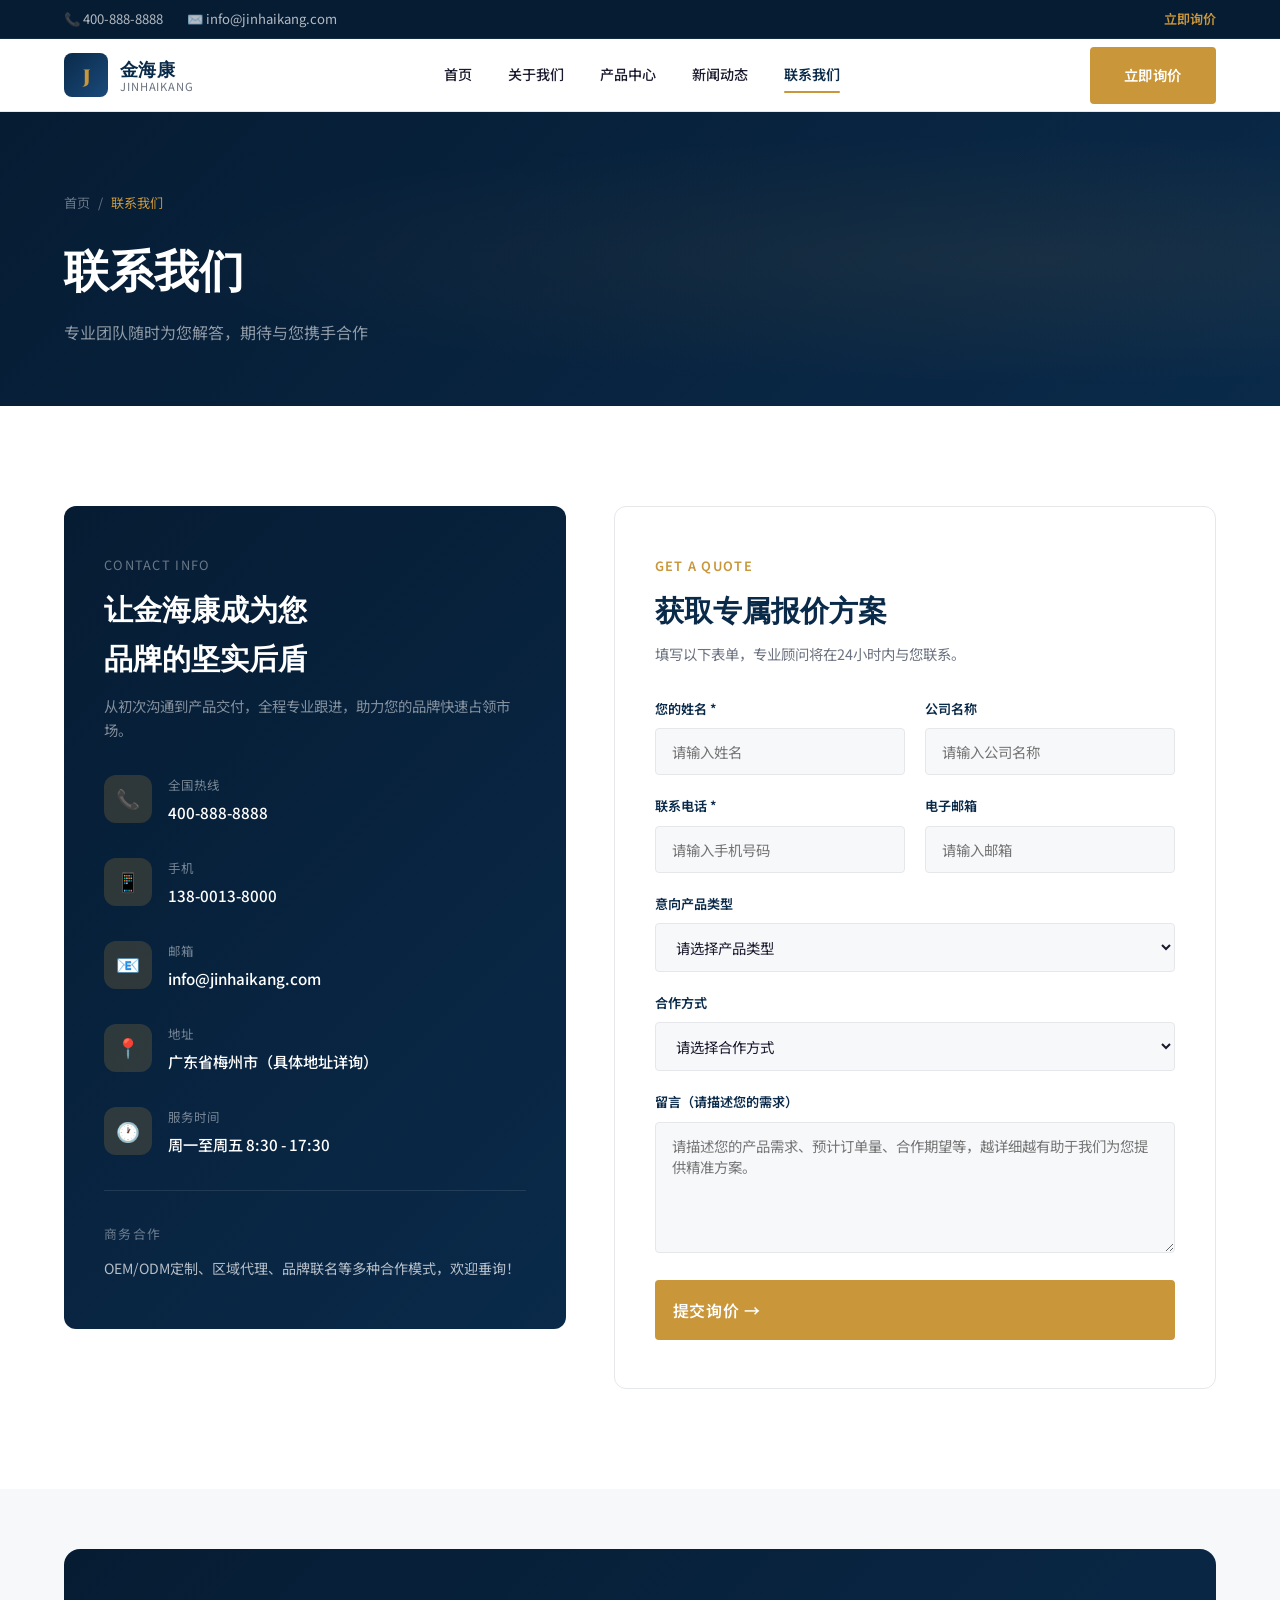
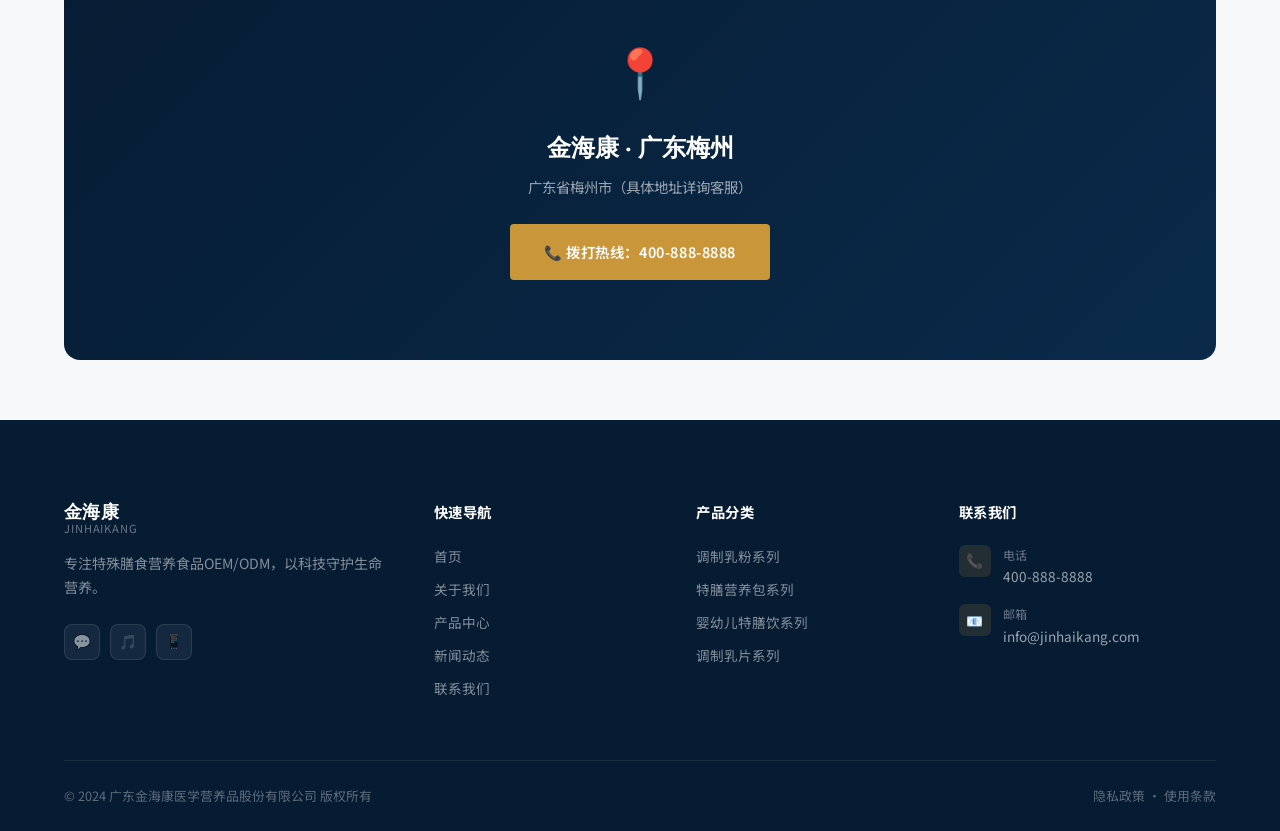
<file: contact.html>
<!DOCTYPE html>
<html lang="zh-CN">
<head>
  <meta charset="UTF-8">
  <meta name="viewport" content="width=device-width, initial-scale=1.0">
  <meta name="description" content="联系金海康——获取特殊膳食营养食品OEM/ODM定制方案与报价，专业团队全程跟进。">
  <title>联系我们 | 金海康 JINHAIKANG</title>
  <link rel="stylesheet" href="css/style.css">
  <link rel="icon" type="image/svg+xml" href="data:image/svg+xml,<svg xmlns='http://www.w3.org/2000/svg' viewBox='0 0 100 100'><rect width='100' height='100' rx='20' fill='%230A2A4A'/><text y='72' x='50' text-anchor='middle' font-size='60' font-weight='900' fill='%23C9963A' font-family='serif'>J</text></svg>">
</head>
<body>

  <div class="topbar">
    <div class="container">
      <div class="topbar-inner">
        <div class="topbar-left">
          <span class="topbar-item">📞 400-888-8888</span>
          <span class="topbar-item">✉️ info@jinhaikang.com</span>
        </div>
        <div class="topbar-right"><a href="contact.html" style="color:var(--accent);font-weight:600;">立即询价</a></div>
      </div>
    </div>
  </div>

  <header class="header" id="header">
    <div class="container">
      <div class="header-inner">
        <a href="index.html" class="logo">
          <div class="logo-icon">J</div>
          <div class="logo-text"><span class="logo-name">金海康</span><span class="logo-sub">JINHAIKANG</span></div>
        </a>
        <nav class="nav">
          <a href="index.html">首页</a>
          <a href="about.html">关于我们</a>
          <a href="products.html">产品中心</a>
          <a href="news.html">新闻动态</a>
          <a href="contact.html" class="active">联系我们</a>
        </nav>
        <div class="header-cta">
          <a href="contact.html" class="btn btn-primary">立即询价</a>
        </div>
      </div>
    </div>
  </header>

  <section class="page-header">
    <div class="container">
      <div class="page-header-inner">
        <div class="breadcrumb"><a href="index.html">首页</a> / <span>联系我们</span></div>
        <h1>联系我们</h1>
        <p>专业团队随时为您解答，期待与您携手合作</p>
      </div>
    </div>
  </section>

  <section class="section">
    <div class="container">
      <div class="contact-grid">
        <!-- Left: Info -->
        <div>
          <div class="contact-info-card">
            <div style="margin-bottom:32px;">
              <div style="font-size:0.8rem;color:rgba(255,255,255,0.4);letter-spacing:0.1em;text-transform:uppercase;margin-bottom:8px;">Contact Info</div>
              <h2 style="font-family:var(--font-display);font-size:1.8rem;font-weight:700;color:#fff;margin-bottom:8px;">让金海康成为您<br>品牌的坚实后盾</h2>
              <p style="color:rgba(255,255,255,0.5);font-size:0.9rem;margin-top:12px;">从初次沟通到产品交付，全程专业跟进，助力您的品牌快速占领市场。</p>
            </div>

            <div class="contact-info-item">
              <div class="contact-info-icon">📞</div>
              <div>
                <div class="contact-info-label">全国热线</div>
                <div class="contact-info-value"><a href="tel:4008888888">400-888-8888</a></div>
              </div>
            </div>
            <div class="contact-info-item">
              <div class="contact-info-icon">📱</div>
              <div>
                <div class="contact-info-label">手机</div>
                <div class="contact-info-value"><a href="tel:13800138000">138-0013-8000</a></div>
              </div>
            </div>
            <div class="contact-info-item">
              <div class="contact-info-icon">📧</div>
              <div>
                <div class="contact-info-label">邮箱</div>
                <div class="contact-info-value"><a href="mailto:info@jinhaikang.com">info@jinhaikang.com</a></div>
              </div>
            </div>
            <div class="contact-info-item">
              <div class="contact-info-icon">📍</div>
              <div>
                <div class="contact-info-label">地址</div>
                <div class="contact-info-value">广东省梅州市（具体地址详询）</div>
              </div>
            </div>
            <div class="contact-info-item">
              <div class="contact-info-icon">🕐</div>
              <div>
                <div class="contact-info-label">服务时间</div>
                <div class="contact-info-value">周一至周五 8:30 - 17:30</div>
              </div>
            </div>

            <div style="margin-top:32px;padding-top:32px;border-top:1px solid rgba(255,255,255,0.1);">
              <div style="font-size:0.8rem;color:rgba(255,255,255,0.4);letter-spacing:0.1em;text-transform:uppercase;margin-bottom:12px;">商务合作</div>
              <div style="color:rgba(255,255,255,0.7);font-size:0.88rem;line-height:1.7;">
                OEM/ODM定制、区域代理、品牌联名等多种合作模式，欢迎垂询！
              </div>
            </div>
          </div>
        </div>

        <!-- Right: Form -->
        <div class="contact-form-card">
          <div style="margin-bottom:32px;">
            <div style="font-size:0.8rem;color:var(--accent);letter-spacing:0.1em;text-transform:uppercase;font-weight:600;margin-bottom:8px;">Get a Quote</div>
            <h2 style="font-family:var(--font-display);font-size:1.8rem;font-weight:700;color:var(--primary);">获取专属报价方案</h2>
            <p style="color:var(--text-muted);font-size:0.9rem;margin-top:8px;">填写以下表单，专业顾问将在24小时内与您联系。</p>
          </div>

          <form id="contactForm" onsubmit="handleSubmit(event)">
            <div class="form-row">
              <div class="form-group">
                <label for="name">您的姓名 *</label>
                <input type="text" id="name" name="name" placeholder="请输入姓名" required>
              </div>
              <div class="form-group">
                <label for="company">公司名称</label>
                <input type="text" id="company" name="company" placeholder="请输入公司名称">
              </div>
            </div>
            <div class="form-row">
              <div class="form-group">
                <label for="phone">联系电话 *</label>
                <input type="tel" id="phone" name="phone" placeholder="请输入手机号码" required>
              </div>
              <div class="form-group">
                <label for="email">电子邮箱</label>
                <input type="email" id="email" name="email" placeholder="请输入邮箱">
              </div>
            </div>
            <div class="form-group">
              <label for="product">意向产品类型</label>
              <select id="product" name="product">
                <option value="">请选择产品类型</option>
                <option value="milk">调制乳粉系列</option>
                <option value="special">特膳营养包系列</option>
                <option value="drink">特膳饮系列</option>
                <option value="tablet">调制乳片系列</option>
                <option value="other">其他产品</option>
                <option value="custom">定制配方</option>
              </select>
            </div>
            <div class="form-group">
              <label for="type">合作方式</label>
              <select id="type" name="type">
                <option value="">请选择合作方式</option>
                <option value="oem">OEM贴牌生产</option>
                <option value="odm">ODM全案定制</option>
                <option value="agent">区域代理</option>
                <option value="brand">品牌联名</option>
                <option value="other">其他合作</option>
              </select>
            </div>
            <div class="form-group">
              <label for="message">留言（请描述您的需求）</label>
              <textarea id="message" name="message" placeholder="请描述您的产品需求、预计订单量、合作期望等，越详细越有助于我们为您提供精准方案。" rows="5"></textarea>
            </div>
            <button type="submit" class="btn btn-primary form-submit">
              <span id="submitText">提交询价 →</span>
            </button>
          </form>

          <!-- Success Message (hidden by default) -->
          <div id="successMsg" style="display:none;text-align:center;padding:48px 24px;">
            <div style="font-size:4rem;margin-bottom:16px;">🎉</div>
            <h3 style="font-family:var(--font-display);font-size:1.5rem;color:var(--primary);margin-bottom:12px;">提交成功！</h3>
            <p style="color:var(--text-muted);">感谢您的询价，金海康专业顾问将在 <strong style="color:var(--primary)">24小时内</strong> 与您联系。</p>
          </div>
        </div>
      </div>
    </div>
  </section>

  <!-- Map Placeholder -->
  <section style="background:var(--surface);padding:60px 0;text-align:center;">
    <div class="container">
      <div style="background:linear-gradient(135deg,var(--primary-dark),var(--primary));border-radius:16px;padding:80px 40px;color:#fff;">
        <div style="font-size:3rem;margin-bottom:16px;">📍</div>
        <h3 style="font-family:var(--font-display);font-size:1.5rem;font-weight:700;margin-bottom:8px;">金海康 · 广东梅州</h3>
        <p style="color:rgba(255,255,255,0.6);font-size:0.9rem;">广东省梅州市（具体地址详询客服）</p>
        <a href="tel:4008888888" class="btn btn-primary" style="margin-top:24px;">📞 拨打热线：400-888-8888</a>
      </div>
    </div>
  </section>

  <footer class="footer">
    <div class="container">
      <div class="footer-grid">
        <div class="footer-brand">
          <div class="logo-text" style="margin-bottom:0;"><span class="logo-name">金海康</span><span class="logo-sub">JINHAIKANG</span></div>
          <p>专注特殊膳食营养食品OEM/ODM，以科技守护生命营养。</p>
          <div class="footer-social"><a href="#">💬</a><a href="#">🎵</a><a href="#">📱</a></div>
        </div>
        <div>
          <div class="footer-title">快速导航</div>
          <ul class="footer-links">
            <li><a href="index.html">首页</a></li>
            <li><a href="about.html">关于我们</a></li>
            <li><a href="products.html">产品中心</a></li>
            <li><a href="news.html">新闻动态</a></li>
            <li><a href="contact.html">联系我们</a></li>
          </ul>
        </div>
        <div>
          <div class="footer-title">产品分类</div>
          <ul class="footer-links">
            <li><a href="products.html">调制乳粉系列</a></li>
            <li><a href="products.html">特膳营养包系列</a></li>
            <li><a href="products.html">婴幼儿特膳饮系列</a></li>
            <li><a href="products.html">调制乳片系列</a></li>
          </ul>
        </div>
        <div>
          <div class="footer-title">联系我们</div>
          <div class="footer-contact-item"><div class="footer-contact-icon">📞</div><div><div style="font-size:0.75rem;color:rgba(255,255,255,0.4);">电话</div><div>400-888-8888</div></div></div>
          <div class="footer-contact-item"><div class="footer-contact-icon">📧</div><div><div style="font-size:0.75rem;color:rgba(255,255,255,0.4);">邮箱</div><div>info@jinhaikang.com</div></div></div>
        </div>
      </div>
      <div class="footer-bottom">
        <span>© 2024 广东金海康医学营养品股份有限公司 版权所有</span>
        <span><a href="#">隐私政策</a> · <a href="#">使用条款</a></span>
      </div>
    </div>
  </footer>

  <script src="js/main.js"></script>
  <script>
    function handleSubmit(e) {
      e.preventDefault();
      var form = document.getElementById('contactForm');
      var success = document.getElementById('successMsg');
      var btn = form.querySelector('.form-submit');
      btn.innerHTML = '提交中...';
      btn.disabled = true;
      setTimeout(function() {
        form.style.display = 'none';
        success.style.display = 'block';
      }, 1200);
    }
  </script>
</body>
</html>
</file>
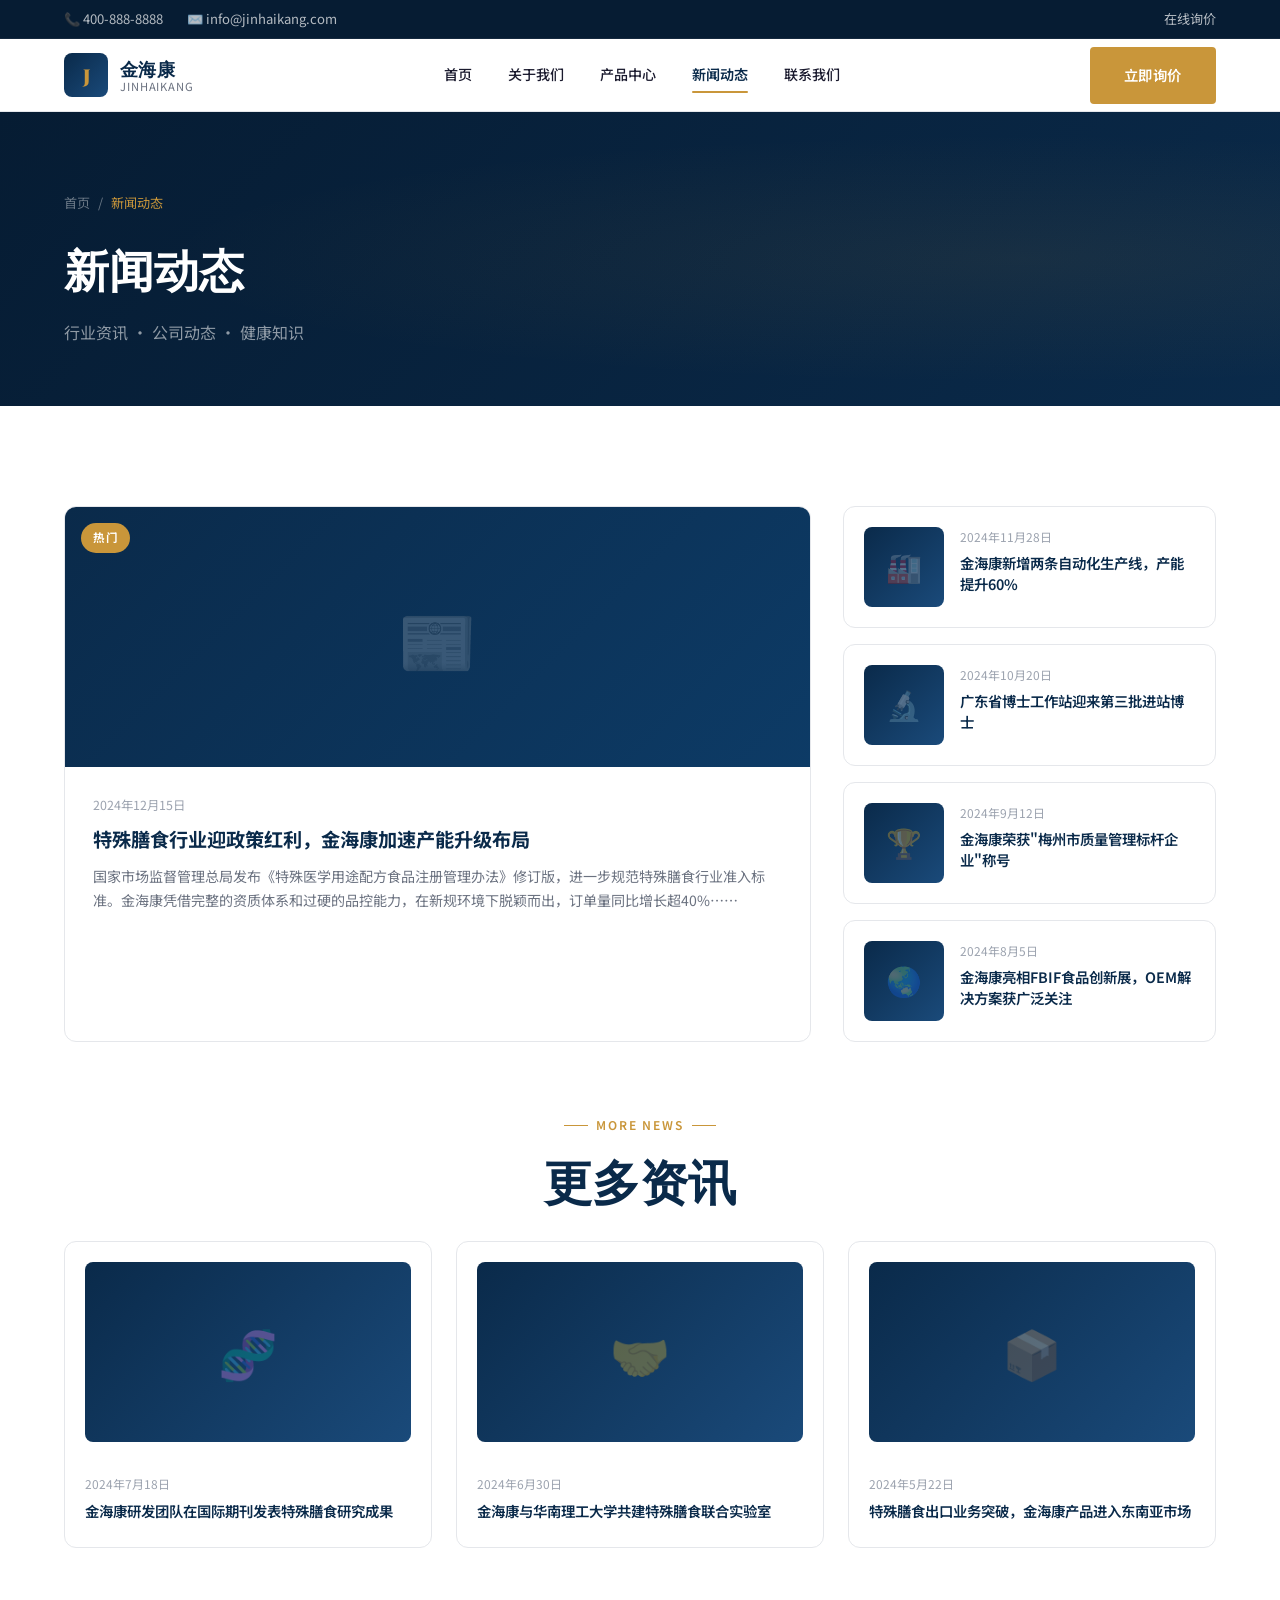
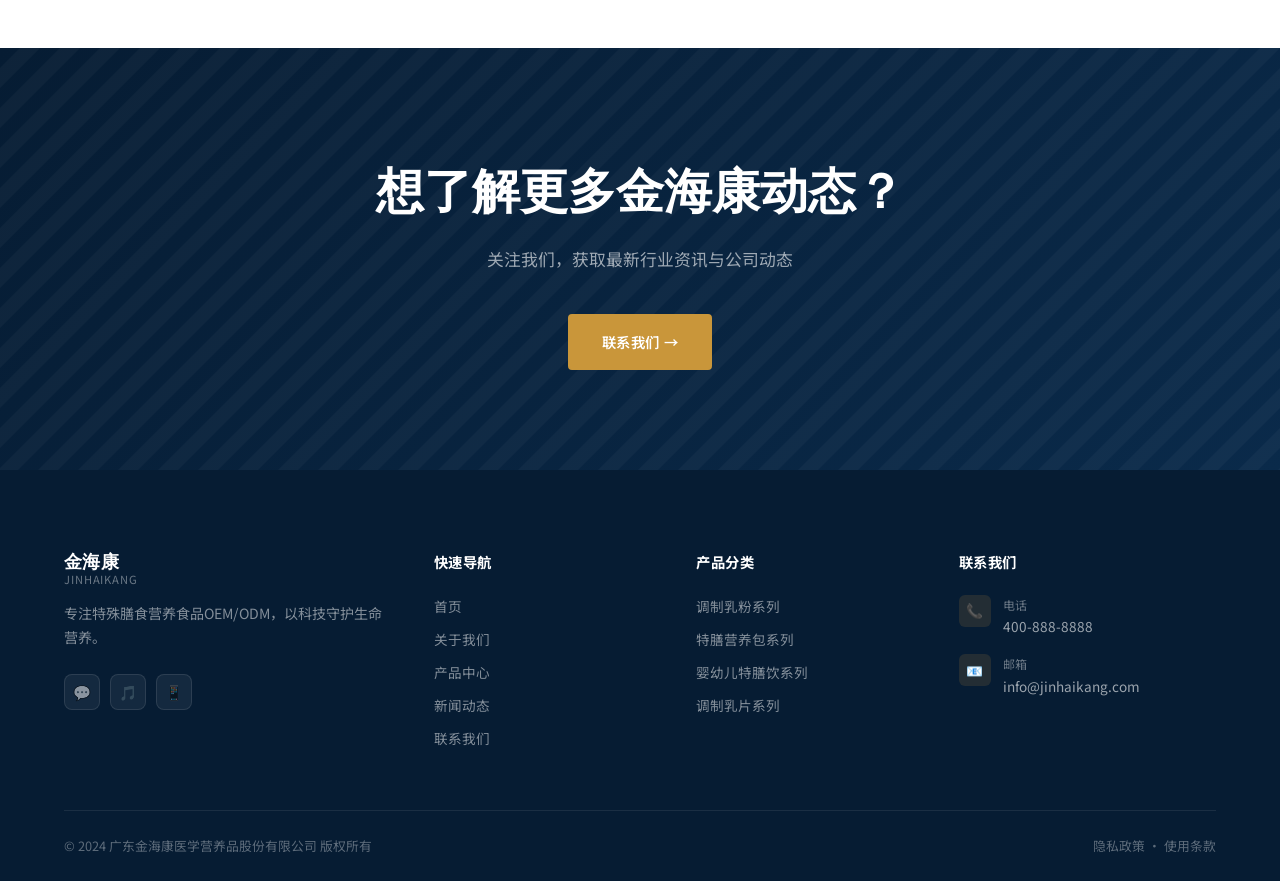
<file: news.html>
<!DOCTYPE html>
<html lang="zh-CN">
<head>
  <meta charset="UTF-8">
  <meta name="viewport" content="width=device-width, initial-scale=1.0">
  <meta name="description" content="金海康新闻动态——行业资讯、公司动态、健康知识，专注特殊膳食营养食品OEM/ODM行业最新动态。">
  <title>新闻动态 | 金海康 JINHAIKANG</title>
  <link rel="stylesheet" href="css/style.css">
  <link rel="icon" type="image/svg+xml" href="data:image/svg+xml,<svg xmlns='http://www.w3.org/2000/svg' viewBox='0 0 100 100'><rect width='100' height='100' rx='20' fill='%230A2A4A'/><text y='72' x='50' text-anchor='middle' font-size='60' font-weight='900' fill='%23C9963A' font-family='serif'>J</text></svg>">
</head>
<body>

  <div class="topbar">
    <div class="container">
      <div class="topbar-inner">
        <div class="topbar-left">
          <span class="topbar-item">📞 400-888-8888</span>
          <span class="topbar-item">✉️ info@jinhaikang.com</span>
        </div>
        <div class="topbar-right"><a href="contact.html">在线询价</a></div>
      </div>
    </div>
  </div>

  <header class="header" id="header">
    <div class="container">
      <div class="header-inner">
        <a href="index.html" class="logo">
          <div class="logo-icon">J</div>
          <div class="logo-text"><span class="logo-name">金海康</span><span class="logo-sub">JINHAIKANG</span></div>
        </a>
        <nav class="nav">
          <a href="index.html">首页</a>
          <a href="about.html">关于我们</a>
          <a href="products.html">产品中心</a>
          <a href="news.html" class="active">新闻动态</a>
          <a href="contact.html">联系我们</a>
        </nav>
        <div class="header-cta">
          <a href="contact.html" class="btn btn-primary">立即询价</a>
        </div>
      </div>
    </div>
  </header>

  <section class="page-header">
    <div class="container">
      <div class="page-header-inner">
        <div class="breadcrumb"><a href="index.html">首页</a> / <span>新闻动态</span></div>
        <h1>新闻动态</h1>
        <p>行业资讯 · 公司动态 · 健康知识</p>
      </div>
    </div>
  </section>

  <section class="section">
    <div class="container">
      <div class="news-grid">
        <div class="news-main">
          <div class="news-main-img">
            📰
            <div class="news-main-badge">热门</div>
          </div>
          <div class="news-main-body">
            <div class="news-date">2024年12月15日</div>
            <div class="news-title">特殊膳食行业迎政策红利，金海康加速产能升级布局</div>
            <div class="news-excerpt">国家市场监督管理总局发布《特殊医学用途配方食品注册管理办法》修订版，进一步规范特殊膳食行业准入标准。金海康凭借完整的资质体系和过硬的品控能力，在新规环境下脱颖而出，订单量同比增长超40%……</div>
          </div>
        </div>
        <div class="news-list">
          <div class="news-item">
            <div class="news-thumb">🏭</div>
            <div class="news-item-content">
              <div class="news-item-date">2024年11月28日</div>
              <div class="news-item-title">金海康新增两条自动化生产线，产能提升60%</div>
            </div>
          </div>
          <div class="news-item">
            <div class="news-thumb">🔬</div>
            <div class="news-item-content">
              <div class="news-item-date">2024年10月20日</div>
              <div class="news-item-title">广东省博士工作站迎来第三批进站博士</div>
            </div>
          </div>
          <div class="news-item">
            <div class="news-thumb">🏆</div>
            <div class="news-item-content">
              <div class="news-item-date">2024年9月12日</div>
              <div class="news-item-title">金海康荣获"梅州市质量管理标杆企业"称号</div>
            </div>
          </div>
          <div class="news-item">
            <div class="news-thumb">🌏</div>
            <div class="news-item-content">
              <div class="news-item-date">2024年8月5日</div>
              <div class="news-item-title">金海康亮相FBIF食品创新展，OEM解决方案获广泛关注</div>
            </div>
          </div>
        </div>
      </div>

      <div style="margin-top:64px;">
        <div class="section-header" style="margin-bottom:32px;">
          <div class="section-label">More News</div>
          <h2 class="section-title" style="margin-bottom:0;">更多资讯</h2>
        </div>
        <div class="news-full-grid">
          <div class="news-item" style="flex-direction:column;">
            <div style="height:180px;background:linear-gradient(135deg,var(--primary),var(--primary-light));border-radius:8px;display:flex;align-items:center;justify-content:center;font-size:3rem;color:rgba(255,255,255,0.3);margin-bottom:16px;">🧬</div>
            <div class="news-item-content" style="padding:0;">
              <div class="news-item-date">2024年7月18日</div>
              <div class="news-item-title">金海康研发团队在国际期刊发表特殊膳食研究成果</div>
            </div>
          </div>
          <div class="news-item" style="flex-direction:column;">
            <div style="height:180px;background:linear-gradient(135deg,var(--primary),var(--primary-light));border-radius:8px;display:flex;align-items:center;justify-content:center;font-size:3rem;color:rgba(255,255,255,0.3);margin-bottom:16px;">🤝</div>
            <div class="news-item-content" style="padding:0;">
              <div class="news-item-date">2024年6月30日</div>
              <div class="news-item-title">金海康与华南理工大学共建特殊膳食联合实验室</div>
            </div>
          </div>
          <div class="news-item" style="flex-direction:column;">
            <div style="height:180px;background:linear-gradient(135deg,var(--primary),var(--primary-light));border-radius:8px;display:flex;align-items:center;justify-content:center;font-size:3rem;color:rgba(255,255,255,0.3);margin-bottom:16px;">📦</div>
            <div class="news-item-content" style="padding:0;">
              <div class="news-item-date">2024年5月22日</div>
              <div class="news-item-title">特殊膳食出口业务突破，金海康产品进入东南亚市场</div>
            </div>
          </div>
        </div>
      </div>
    </div>
  </section>

  <section class="cta-section">
    <div class="container">
      <div class="cta-inner">
        <h2>想了解更多金海康动态？</h2>
        <p>关注我们，获取最新行业资讯与公司动态</p>
        <div class="cta-buttons">
          <a href="contact.html" class="btn btn-primary">联系我们 →</a>
        </div>
      </div>
    </div>
  </section>

  <footer class="footer">
    <div class="container">
      <div class="footer-grid">
        <div class="footer-brand">
          <div class="logo-text" style="margin-bottom:0;"><span class="logo-name">金海康</span><span class="logo-sub">JINHAIKANG</span></div>
          <p>专注特殊膳食营养食品OEM/ODM，以科技守护生命营养。</p>
          <div class="footer-social"><a href="#">💬</a><a href="#">🎵</a><a href="#">📱</a></div>
        </div>
        <div>
          <div class="footer-title">快速导航</div>
          <ul class="footer-links">
            <li><a href="index.html">首页</a></li>
            <li><a href="about.html">关于我们</a></li>
            <li><a href="products.html">产品中心</a></li>
            <li><a href="news.html">新闻动态</a></li>
            <li><a href="contact.html">联系我们</a></li>
          </ul>
        </div>
        <div>
          <div class="footer-title">产品分类</div>
          <ul class="footer-links">
            <li><a href="products.html">调制乳粉系列</a></li>
            <li><a href="products.html">特膳营养包系列</a></li>
            <li><a href="products.html">婴幼儿特膳饮系列</a></li>
            <li><a href="products.html">调制乳片系列</a></li>
          </ul>
        </div>
        <div>
          <div class="footer-title">联系我们</div>
          <div class="footer-contact-item"><div class="footer-contact-icon">📞</div><div><div style="font-size:0.75rem;color:rgba(255,255,255,0.4);">电话</div><div>400-888-8888</div></div></div>
          <div class="footer-contact-item"><div class="footer-contact-icon">📧</div><div><div style="font-size:0.75rem;color:rgba(255,255,255,0.4);">邮箱</div><div>info@jinhaikang.com</div></div></div>
        </div>
      </div>
      <div class="footer-bottom">
        <span>© 2024 广东金海康医学营养品股份有限公司 版权所有</span>
        <span><a href="#">隐私政策</a> · <a href="#">使用条款</a></span>
      </div>
    </div>
  </footer>

  <script src="js/main.js"></script>
</body>
</html>
</file>
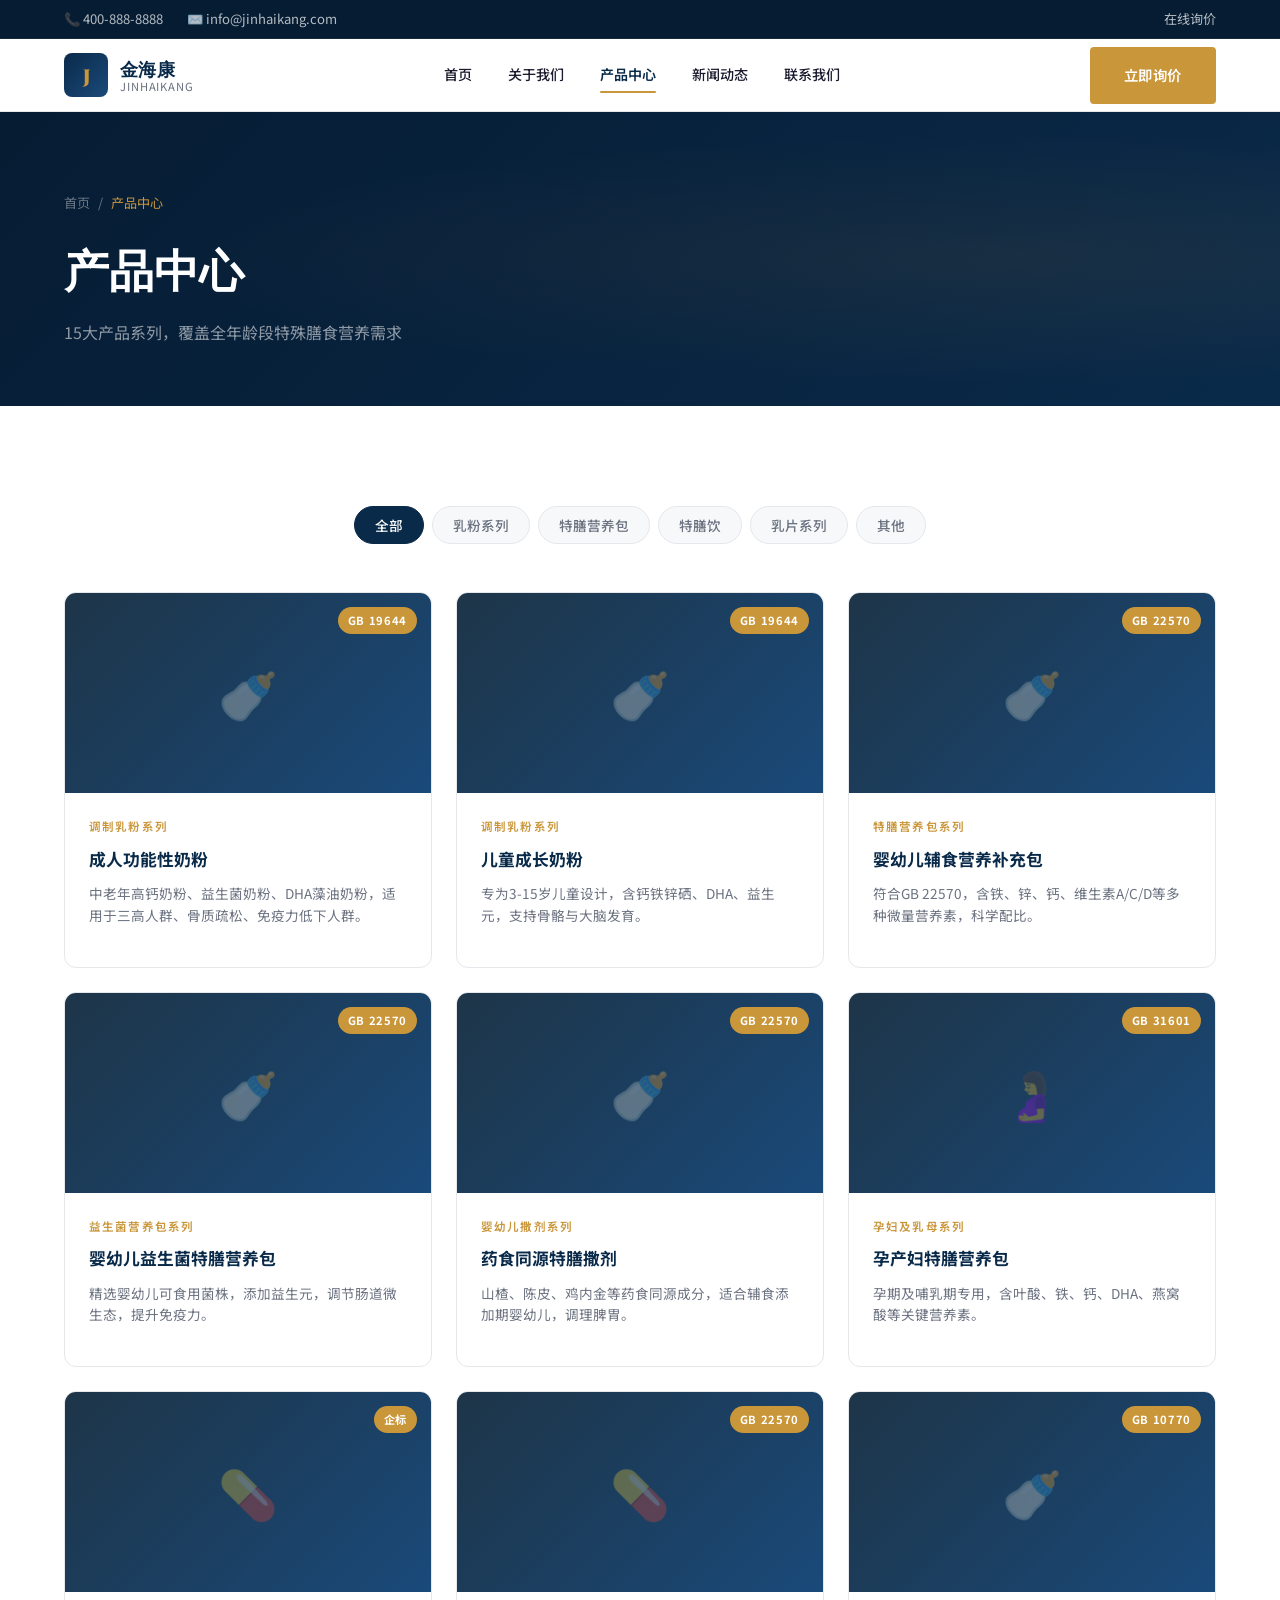
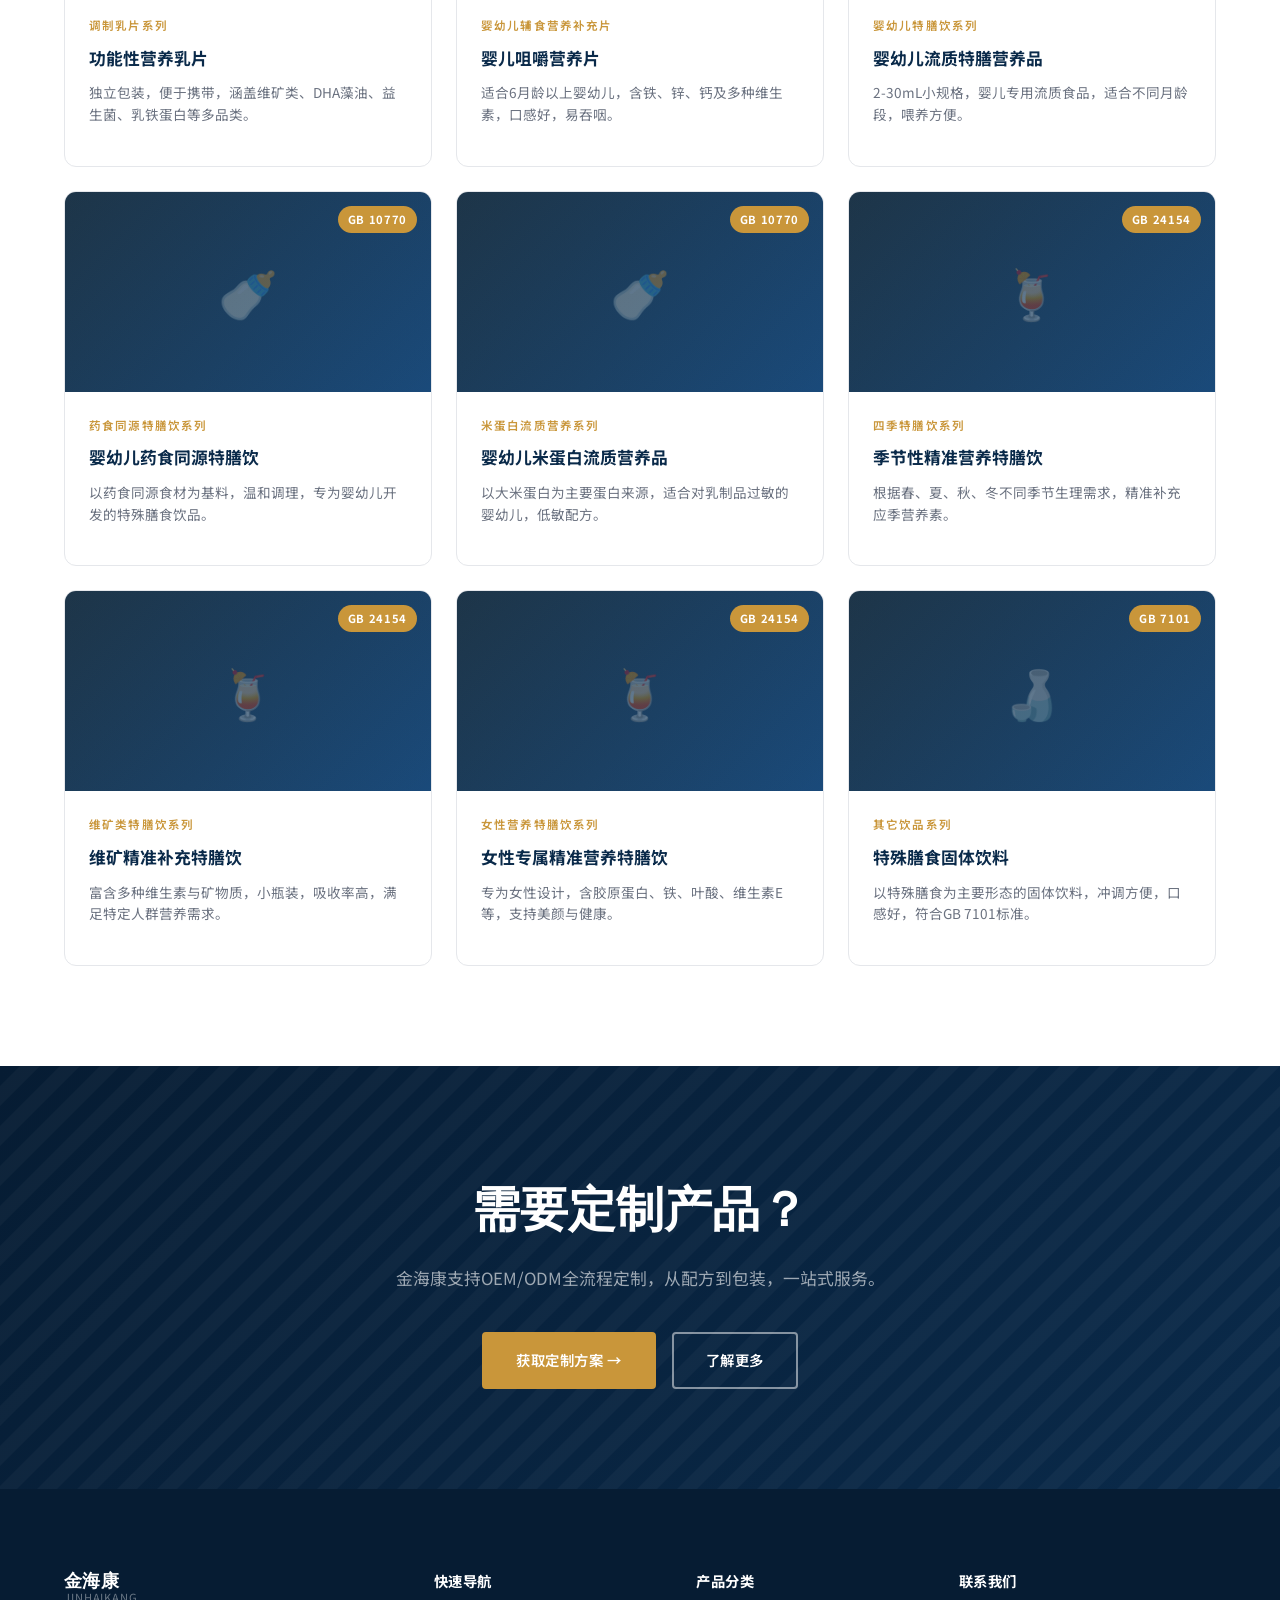
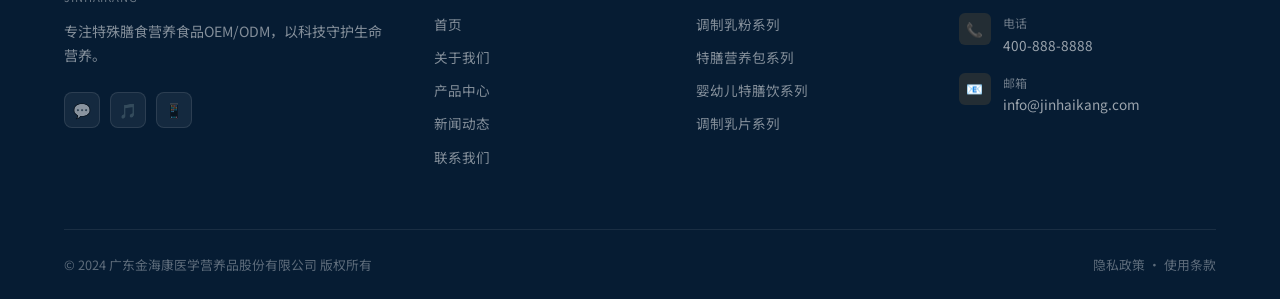
<file: products.html>
<!DOCTYPE html>
<html lang="zh-CN">
<head>
  <meta charset="UTF-8">
  <meta name="viewport" content="width=device-width, initial-scale=1.0">
  <meta name="description" content="金海康产品中心——15大产品系列，覆盖母婴、儿童、成人、女性及特殊人群，包括调制乳粉、特膳营养包、婴幼儿特膳饮、调制乳片等特殊膳食营养食品。">
  <title>产品中心 | 金海康 JINHAIKANG</title>
  <link rel="stylesheet" href="css/style.css">
  <link rel="icon" type="image/svg+xml" href="data:image/svg+xml,<svg xmlns='http://www.w3.org/2000/svg' viewBox='0 0 100 100'><rect width='100' height='100' rx='20' fill='%230A2A4A'/><text y='72' x='50' text-anchor='middle' font-size='60' font-weight='900' fill='%23C9963A' font-family='serif'>J</text></svg>">
</head>
<body>

  <div class="topbar">
    <div class="container">
      <div class="topbar-inner">
        <div class="topbar-left">
          <span class="topbar-item">📞 400-888-8888</span>
          <span class="topbar-item">✉️ info@jinhaikang.com</span>
        </div>
        <div class="topbar-right">
          <a href="contact.html">在线询价</a>
        </div>
      </div>
    </div>
  </div>

  <header class="header" id="header">
    <div class="container">
      <div class="header-inner">
        <a href="index.html" class="logo">
          <div class="logo-icon">J</div>
          <div class="logo-text"><span class="logo-name">金海康</span><span class="logo-sub">JINHAIKANG</span></div>
        </a>
        <nav class="nav">
          <a href="index.html">首页</a>
          <a href="about.html">关于我们</a>
          <a href="products.html" class="active">产品中心</a>
          <a href="news.html">新闻动态</a>
          <a href="contact.html">联系我们</a>
        </nav>
        <div class="header-cta">
          <a href="contact.html" class="btn btn-primary">立即询价</a>
        </div>
      </div>
    </div>
  </header>

  <section class="page-header">
    <div class="container">
      <div class="page-header-inner">
        <div class="breadcrumb"><a href="index.html">首页</a> / <span>产品中心</span></div>
        <h1>产品中心</h1>
        <p>15大产品系列，覆盖全年龄段特殊膳食营养需求</p>
      </div>
    </div>
  </section>

  <section class="section">
    <div class="container">
      <div class="products-filter">
        <button class="filter-btn active" onclick="filterProducts('all', this)">全部</button>
        <button class="filter-btn" onclick="filterProducts('milk', this)">乳粉系列</button>
        <button class="filter-btn" onclick="filterProducts('special', this)">特膳营养包</button>
        <button class="filter-btn" onclick="filterProducts('drink', this)">特膳饮</button>
        <button class="filter-btn" onclick="filterProducts('tablet', this)">乳片系列</button>
        <button class="filter-btn" onclick="filterProducts('other', this)">其他</button>
      </div>

      <div class="products-full-grid" id="productsGrid">
        <!-- Row 1 -->
        <div class="product-card" data-cat="milk">
          <div class="product-img">
            🍼
            <span class="product-tag">GB 19644</span>
          </div>
          <div class="product-body">
            <div class="product-category">调制乳粉系列</div>
            <div class="product-name">成人功能性奶粉</div>
            <div class="product-desc">中老年高钙奶粉、益生菌奶粉、DHA藻油奶粉，适用于三高人群、骨质疏松、免疫力低下人群。</div>
          </div>
        </div>
        <div class="product-card" data-cat="milk">
          <div class="product-img">
            🍼
            <span class="product-tag">GB 19644</span>
          </div>
          <div class="product-body">
            <div class="product-category">调制乳粉系列</div>
            <div class="product-name">儿童成长奶粉</div>
            <div class="product-desc">专为3-15岁儿童设计，含钙铁锌硒、DHA、益生元，支持骨骼与大脑发育。</div>
          </div>
        </div>
        <div class="product-card" data-cat="special">
          <div class="product-img">
            🍼
            <span class="product-tag">GB 22570</span>
          </div>
          <div class="product-body">
            <div class="product-category">特膳营养包系列</div>
            <div class="product-name">婴幼儿辅食营养补充包</div>
            <div class="product-desc">符合GB 22570，含铁、锌、钙、维生素A/C/D等多种微量营养素，科学配比。</div>
          </div>
        </div>
        <div class="product-card" data-cat="special">
          <div class="product-img">
            🍼
            <span class="product-tag">GB 22570</span>
          </div>
          <div class="product-body">
            <div class="product-category">益生菌营养包系列</div>
            <div class="product-name">婴幼儿益生菌特膳营养包</div>
            <div class="product-desc">精选婴幼儿可食用菌株，添加益生元，调节肠道微生态，提升免疫力。</div>
          </div>
        </div>
        <div class="product-card" data-cat="special">
          <div class="product-img">
            🍼
            <span class="product-tag">GB 22570</span>
          </div>
          <div class="product-body">
            <div class="product-category">婴幼儿撒剂系列</div>
            <div class="product-name">药食同源特膳撒剂</div>
            <div class="product-desc">山楂、陈皮、鸡内金等药食同源成分，适合辅食添加期婴幼儿，调理脾胃。</div>
          </div>
        </div>
        <div class="product-card" data-cat="special">
          <div class="product-img">
            🤰
            <span class="product-tag">GB 31601</span>
          </div>
          <div class="product-body">
            <div class="product-category">孕妇及乳母系列</div>
            <div class="product-name">孕产妇特膳营养包</div>
            <div class="product-desc">孕期及哺乳期专用，含叶酸、铁、钙、DHA、燕窝酸等关键营养素。</div>
          </div>
        </div>
        <!-- Row 2 -->
        <div class="product-card" data-cat="tablet">
          <div class="product-img">
            💊
            <span class="product-tag">企标</span>
          </div>
          <div class="product-body">
            <div class="product-category">调制乳片系列</div>
            <div class="product-name">功能性营养乳片</div>
            <div class="product-desc">独立包装，便于携带，涵盖维矿类、DHA藻油、益生菌、乳铁蛋白等多品类。</div>
          </div>
        </div>
        <div class="product-card" data-cat="tablet">
          <div class="product-img">
            💊
            <span class="product-tag">GB 22570</span>
          </div>
          <div class="product-body">
            <div class="product-category">婴幼儿辅食营养补充片</div>
            <div class="product-name">婴儿咀嚼营养片</div>
            <div class="product-desc">适合6月龄以上婴幼儿，含铁、锌、钙及多种维生素，口感好，易吞咽。</div>
          </div>
        </div>
        <div class="product-card" data-cat="drink">
          <div class="product-img">
            🍼
            <span class="product-tag">GB 10770</span>
          </div>
          <div class="product-body">
            <div class="product-category">婴幼儿特膳饮系列</div>
            <div class="product-name">婴幼儿流质特膳营养品</div>
            <div class="product-desc">2-30mL小规格，婴儿专用流质食品，适合不同月龄段，喂养方便。</div>
          </div>
        </div>
        <div class="product-card" data-cat="drink">
          <div class="product-img">
            🍼
            <span class="product-tag">GB 10770</span>
          </div>
          <div class="product-body">
            <div class="product-category">药食同源特膳饮系列</div>
            <div class="product-name">婴幼儿药食同源特膳饮</div>
            <div class="product-desc">以药食同源食材为基料，温和调理，专为婴幼儿开发的特殊膳食饮品。</div>
          </div>
        </div>
        <div class="product-card" data-cat="drink">
          <div class="product-img">
            🍼
            <span class="product-tag">GB 10770</span>
          </div>
          <div class="product-body">
            <div class="product-category">米蛋白流质营养系列</div>
            <div class="product-name">婴幼儿米蛋白流质营养品</div>
            <div class="product-desc">以大米蛋白为主要蛋白来源，适合对乳制品过敏的婴幼儿，低敏配方。</div>
          </div>
        </div>
        <div class="product-card" data-cat="drink">
          <div class="product-img">
            🍹
            <span class="product-tag">GB 24154</span>
          </div>
          <div class="product-body">
            <div class="product-category">四季特膳饮系列</div>
            <div class="product-name">季节性精准营养特膳饮</div>
            <div class="product-desc">根据春、夏、秋、冬不同季节生理需求，精准补充应季营养素。</div>
          </div>
        </div>
        <!-- Row 3 -->
        <div class="product-card" data-cat="drink">
          <div class="product-img">
            🍹
            <span class="product-tag">GB 24154</span>
          </div>
          <div class="product-body">
            <div class="product-category">维矿类特膳饮系列</div>
            <div class="product-name">维矿精准补充特膳饮</div>
            <div class="product-desc">富含多种维生素与矿物质，小瓶装，吸收率高，满足特定人群营养需求。</div>
          </div>
        </div>
        <div class="product-card" data-cat="drink">
          <div class="product-img">
            🍹
            <span class="product-tag">GB 24154</span>
          </div>
          <div class="product-body">
            <div class="product-category">女性营养特膳饮系列</div>
            <div class="product-name">女性专属精准营养特膳饮</div>
            <div class="product-desc">专为女性设计，含胶原蛋白、铁、叶酸、维生素E等，支持美颜与健康。</div>
          </div>
        </div>
        <div class="product-card" data-cat="other">
          <div class="product-img">
            🍶
            <span class="product-tag">GB 7101</span>
          </div>
          <div class="product-body">
            <div class="product-category">其它饮品系列</div>
            <div class="product-name">特殊膳食固体饮料</div>
            <div class="product-desc">以特殊膳食为主要形态的固体饮料，冲调方便，口感好，符合GB 7101标准。</div>
          </div>
        </div>
      </div>
    </div>
  </section>

  <!-- CTA -->
  <section class="cta-section">
    <div class="container">
      <div class="cta-inner">
        <h2>需要定制产品？</h2>
        <p>金海康支持OEM/ODM全流程定制，从配方到包装，一站式服务。</p>
        <div class="cta-buttons">
          <a href="contact.html" class="btn btn-primary">获取定制方案 →</a>
          <a href="about.html" class="btn btn-outline">了解更多</a>
        </div>
      </div>
    </div>
  </section>

  <footer class="footer">
    <div class="container">
      <div class="footer-grid">
        <div class="footer-brand">
          <div class="logo-text" style="margin-bottom:0;"><span class="logo-name">金海康</span><span class="logo-sub">JINHAIKANG</span></div>
          <p>专注特殊膳食营养食品OEM/ODM，以科技守护生命营养。</p>
          <div class="footer-social"><a href="#">💬</a><a href="#">🎵</a><a href="#">📱</a></div>
        </div>
        <div>
          <div class="footer-title">快速导航</div>
          <ul class="footer-links">
            <li><a href="index.html">首页</a></li>
            <li><a href="about.html">关于我们</a></li>
            <li><a href="products.html">产品中心</a></li>
            <li><a href="news.html">新闻动态</a></li>
            <li><a href="contact.html">联系我们</a></li>
          </ul>
        </div>
        <div>
          <div class="footer-title">产品分类</div>
          <ul class="footer-links">
            <li><a href="products.html">调制乳粉系列</a></li>
            <li><a href="products.html">特膳营养包系列</a></li>
            <li><a href="products.html">婴幼儿特膳饮系列</a></li>
            <li><a href="products.html">调制乳片系列</a></li>
          </ul>
        </div>
        <div>
          <div class="footer-title">联系我们</div>
          <div class="footer-contact-item"><div class="footer-contact-icon">📞</div><div><div style="font-size:0.75rem;color:rgba(255,255,255,0.4);">电话</div><div>400-888-8888</div></div></div>
          <div class="footer-contact-item"><div class="footer-contact-icon">📧</div><div><div style="font-size:0.75rem;color:rgba(255,255,255,0.4);">邮箱</div><div>info@jinhaikang.com</div></div></div>
        </div>
      </div>
      <div class="footer-bottom">
        <span>© 2024 广东金海康医学营养品股份有限公司 版权所有</span>
        <span><a href="#">隐私政策</a> · <a href="#">使用条款</a></span>
      </div>
    </div>
  </footer>

  <script src="js/main.js"></script>
  <script>
    function filterProducts(category, btn) {
      document.querySelectorAll('.filter-btn').forEach(b => b.classList.remove('active'));
      btn.classList.add('active');
      document.querySelectorAll('#productsGrid .product-card').forEach(card => {
        if (category === 'all' || card.dataset.cat === category) {
          card.style.display = '';
          card.style.animation = 'fadeSlideUp 0.4s ease both';
        } else {
          card.style.display = 'none';
        }
      });
    }
  </script>
</body>
</html>
</file>
<file: css/style.css>
/* =========================================
   金海康企业官网 - 全局样式
   设计理念：专业医疗健康 + 现代工业制造
   ========================================= */

@import url('https://fonts.googleapis.com/css2?family=Noto+Sans+SC:wght@300;400;500;600;700;900&family=Playfair+Display:wght@400;600;700;900&display=swap');

/* ---- CSS Variables ---- */
:root {
  --primary: #0A2A4A;       /* 深海蓝 - 权威、信赖 */
  --primary-dark: #061C33;
  --primary-light: #1A4A7A;
  --accent: #C9963A;         /* 琥珀金 - 品质、高端 */
  --accent-light: #E8B960;
  --accent-dark: #9E7520;
  --surface: #F7F8FA;
  --white: #FFFFFF;
  --text: #1A1A2E;
  --text-muted: #6B7280;
  --text-light: #9CA3AF;
  --border: #E5E7EB;
  --shadow-sm: 0 1px 3px rgba(10,42,74,0.06);
  --shadow-md: 0 4px 16px rgba(10,42,74,0.10);
  --shadow-lg: 0 12px 40px rgba(10,42,74,0.15);
  --radius: 4px;
  --radius-lg: 12px;
  --transition: all 0.3s cubic-bezier(0.4,0,0.2,1);
  --font-display: 'Playfair Display', 'Noto Serif SC', serif;
  --font-body: 'Noto Sans SC', -apple-system, sans-serif;
}

/* ---- Reset ---- */
*, *::before, *::after { box-sizing: border-box; margin: 0; padding: 0; }
html { scroll-behavior: smooth; font-size: 16px; }
body {
  font-family: var(--font-body);
  color: var(--text);
  background: var(--white);
  line-height: 1.7;
  overflow-x: hidden;
}
a { text-decoration: none; color: inherit; transition: var(--transition); }
ul { list-style: none; }
img { max-width: 100%; display: block; }
button { cursor: pointer; border: none; font-family: inherit; }

/* ---- Scrollbar ---- */
::-webkit-scrollbar { width: 6px; }
::-webkit-scrollbar-track { background: var(--surface); }
::-webkit-scrollbar-thumb { background: var(--primary); border-radius: 3px; }

/* ---- Utility ---- */
.container { max-width: 1200px; margin: 0 auto; padding: 0 24px; }
.section { padding: 100px 0; }
.section-sm { padding: 60px 0; }
.text-accent { color: var(--accent); }
.text-primary { color: var(--primary); }
.bg-surface { background: var(--surface); }
.text-center { text-align: center; }
.section-label {
  display: inline-flex;
  align-items: center;
  gap: 8px;
  font-size: 0.75rem;
  font-weight: 600;
  letter-spacing: 0.15em;
  text-transform: uppercase;
  color: var(--accent);
  margin-bottom: 16px;
}
.section-label::before,
.section-label::after {
  content: '';
  display: block;
  width: 24px;
  height: 1px;
  background: var(--accent);
}
.section-title {
  font-family: var(--font-display);
  font-size: clamp(2rem, 4vw, 3rem);
  font-weight: 700;
  color: var(--primary);
  line-height: 1.2;
  margin-bottom: 20px;
}
.section-desc {
  font-size: 1.05rem;
  color: var(--text-muted);
  max-width: 560px;
  margin: 0 auto;
}
.section-header { text-align: center; margin-bottom: 64px; }

/* ---- Buttons ---- */
.btn {
  display: inline-flex;
  align-items: center;
  gap: 8px;
  padding: 14px 32px;
  border-radius: var(--radius);
  font-size: 0.9rem;
  font-weight: 600;
  letter-spacing: 0.04em;
  transition: var(--transition);
  cursor: pointer;
}
.btn-primary {
  background: var(--accent);
  color: var(--white);
  border: 2px solid var(--accent);
}
.btn-primary:hover {
  background: var(--accent-dark);
  border-color: var(--accent-dark);
  transform: translateY(-2px);
  box-shadow: 0 8px 24px rgba(201,150,58,0.35);
}
.btn-outline {
  background: transparent;
  color: var(--white);
  border: 2px solid rgba(255,255,255,0.5);
}
.btn-outline:hover {
  background: rgba(255,255,255,0.1);
  border-color: var(--white);
}
.btn-outline-dark {
  background: transparent;
  color: var(--primary);
  border: 2px solid var(--primary);
}
.btn-outline-dark:hover {
  background: var(--primary);
  color: var(--white);
}

/* ---- Topbar ---- */
.topbar {
  background: var(--primary-dark);
  color: rgba(255,255,255,0.7);
  font-size: 0.82rem;
  padding: 8px 0;
  border-bottom: 1px solid rgba(255,255,255,0.06);
}
.topbar-inner {
  display: flex;
  justify-content: space-between;
  align-items: center;
}
.topbar a { color: rgba(255,255,255,0.7); }
.topbar a:hover { color: var(--accent); }
.topbar-left { display: flex; gap: 24px; }
.topbar-right { display: flex; gap: 16px; align-items: center; }
.topbar-item { display: flex; align-items: center; gap: 6px; }

/* ---- Header / Nav ---- */
.header {
  position: sticky;
  top: 0;
  z-index: 100;
  background: rgba(255,255,255,0.97);
  backdrop-filter: blur(20px);
  border-bottom: 1px solid var(--border);
  transition: var(--transition);
}
.header.scrolled { box-shadow: var(--shadow-md); }
.header-inner {
  display: flex;
  align-items: center;
  justify-content: space-between;
  height: 72px;
}
.logo {
  display: flex;
  align-items: center;
  gap: 12px;
}
.logo-icon {
  width: 44px;
  height: 44px;
  background: linear-gradient(135deg, var(--primary), var(--primary-light));
  border-radius: 8px;
  display: flex;
  align-items: center;
  justify-content: center;
  color: var(--accent);
  font-family: var(--font-display);
  font-weight: 900;
  font-size: 1.2rem;
  letter-spacing: -0.02em;
}
.logo-text { display: flex; flex-direction: column; line-height: 1.2; }
.logo-name {
  font-family: var(--font-display);
  font-weight: 700;
  font-size: 1.15rem;
  color: var(--primary);
  letter-spacing: 0.02em;
}
.logo-sub {
  font-size: 0.7rem;
  color: var(--text-muted);
  letter-spacing: 0.08em;
  font-weight: 400;
}
.nav { display: flex; align-items: center; gap: 4px; }
.nav a {
  padding: 8px 16px;
  border-radius: var(--radius);
  font-size: 0.88rem;
  font-weight: 500;
  color: var(--text);
  position: relative;
}
.nav a::after {
  content: '';
  position: absolute;
  bottom: 2px;
  left: 16px;
  right: 16px;
  height: 2px;
  background: var(--accent);
  border-radius: 1px;
  transform: scaleX(0);
  transition: transform 0.25s ease;
}
.nav a:hover { color: var(--primary); }
.nav a:hover::after,
.nav a.active::after { transform: scaleX(1); }
.nav a.active { color: var(--primary); font-weight: 600; }
.header-cta {
  display: flex;
  align-items: center;
  gap: 12px;
}
.header-phone {
  display: flex;
  align-items: center;
  gap: 8px;
  font-size: 0.85rem;
  color: var(--primary);
  font-weight: 600;
}
.header-phone svg { color: var(--accent); }

/* Mobile Menu Toggle */
.menu-toggle {
  display: none;
  flex-direction: column;
  gap: 5px;
  padding: 4px;
  background: none;
}
.menu-toggle span {
  display: block;
  width: 24px;
  height: 2px;
  background: var(--primary);
  border-radius: 2px;
  transition: var(--transition);
}

/* ---- Hero ---- */
.hero {
  position: relative;
  min-height: 90vh;
  display: flex;
  align-items: center;
  background: var(--primary-dark);
  overflow: hidden;
}
.hero-bg {
  position: absolute;
  inset: 0;
  background:
    url("data:image/svg+xml,%3Csvg width='60' height='60' viewBox='0 0 60 60' xmlns='http://www.w3.org/2000/svg'%3E%3Cg fill='none' fill-rule='evenodd'%3E%3Cg fill='%23ffffff' fill-opacity='0.03'%3E%3Cpath d='M36 34v-4h-2v4h-4v2h4v4h2v-4h4v-2h-4zm0-30V0h-2v4h-4v2h4v4h2V6h4V4h-4zM6 34v-4H4v4H0v2h4v4h2v-4h4v-2H6zM6 4V0H4v4H0v2h4v4h2V6h4V4H6z'/%3E%3C/g%3E%3C/g%3E%3C/svg%3E"),
    linear-gradient(135deg, #061C33 0%, #0A2A4A 50%, #0D3B66 100%);
}
.hero-overlay {
  position: absolute;
  inset: 0;
  background: radial-gradient(ellipse at 70% 50%, rgba(201,150,58,0.08) 0%, transparent 70%);
}
.hero-content {
  position: relative;
  z-index: 2;
  display: grid;
  grid-template-columns: 1fr 1fr;
  gap: 80px;
  align-items: center;
  padding: 80px 0;
}
.hero-badge {
  display: inline-flex;
  align-items: center;
  gap: 8px;
  background: rgba(201,150,58,0.15);
  border: 1px solid rgba(201,150,58,0.3);
  color: var(--accent-light);
  padding: 6px 16px;
  border-radius: 100px;
  font-size: 0.8rem;
  font-weight: 600;
  letter-spacing: 0.08em;
  margin-bottom: 28px;
  animation: fadeSlideUp 0.8s ease both;
}
.hero-badge::before {
  content: '●';
  color: var(--accent);
  animation: pulse-dot 2s ease infinite;
}
@keyframes pulse-dot {
  0%, 100% { opacity: 1; }
  50% { opacity: 0.3; }
}
.hero h1 {
  font-family: var(--font-display);
  font-size: clamp(2.4rem, 5vw, 3.8rem);
  font-weight: 900;
  color: var(--white);
  line-height: 1.1;
  margin-bottom: 24px;
  animation: fadeSlideUp 0.8s 0.1s ease both;
}
.hero h1 em {
  font-style: normal;
  color: var(--accent);
}
.hero-desc {
  font-size: 1.1rem;
  color: rgba(255,255,255,0.65);
  margin-bottom: 40px;
  max-width: 480px;
  animation: fadeSlideUp 0.8s 0.2s ease both;
}
.hero-actions {
  display: flex;
  gap: 16px;
  flex-wrap: wrap;
  animation: fadeSlideUp 0.8s 0.3s ease both;
}
.hero-stats {
  display: grid;
  grid-template-columns: 1fr 1fr;
  gap: 20px;
  animation: fadeSlideUp 0.8s 0.4s ease both;
}
.hero-stat {
  background: rgba(255,255,255,0.05);
  border: 1px solid rgba(255,255,255,0.08);
  border-radius: var(--radius-lg);
  padding: 28px 24px;
  backdrop-filter: blur(10px);
  transition: var(--transition);
}
.hero-stat:hover {
  background: rgba(255,255,255,0.09);
  border-color: rgba(201,150,58,0.3);
  transform: translateY(-4px);
}
.hero-stat-num {
  font-family: var(--font-display);
  font-size: 2.4rem;
  font-weight: 900;
  color: var(--accent);
  line-height: 1;
  margin-bottom: 6px;
}
.hero-stat-label {
  font-size: 0.82rem;
  color: rgba(255,255,255,0.55);
  letter-spacing: 0.06em;
  text-transform: uppercase;
}
.hero-visual {
  position: relative;
  animation: fadeSlideLeft 1s 0.2s ease both;
}
.hero-card {
  background: rgba(255,255,255,0.06);
  border: 1px solid rgba(255,255,255,0.1);
  border-radius: 20px;
  padding: 40px;
  backdrop-filter: blur(20px);
  position: relative;
  overflow: hidden;
}
.hero-card::before {
  content: '';
  position: absolute;
  top: -50%;
  right: -30%;
  width: 300px;
  height: 300px;
  background: radial-gradient(circle, rgba(201,150,58,0.15), transparent 70%);
  pointer-events: none;
}
.hero-card-label {
  font-size: 0.75rem;
  color: var(--accent);
  letter-spacing: 0.12em;
  text-transform: uppercase;
  font-weight: 600;
  margin-bottom: 20px;
}
.hero-feature-list { display: flex; flex-direction: column; gap: 16px; }
.hero-feature-item {
  display: flex;
  align-items: center;
  gap: 14px;
  padding: 14px 16px;
  background: rgba(255,255,255,0.04);
  border: 1px solid rgba(255,255,255,0.06);
  border-radius: 10px;
  transition: var(--transition);
}
.hero-feature-item:hover {
  background: rgba(201,150,58,0.08);
  border-color: rgba(201,150,58,0.2);
}
.hero-feature-icon {
  width: 40px;
  height: 40px;
  border-radius: 8px;
  background: linear-gradient(135deg, var(--accent), var(--accent-dark));
  display: flex;
  align-items: center;
  justify-content: center;
  flex-shrink: 0;
  color: var(--white);
  font-size: 1.1rem;
}
.hero-feature-text { color: rgba(255,255,255,0.85); font-size: 0.9rem; font-weight: 500; }
.hero-feature-sub {
  display: block;
  font-size: 0.75rem;
  color: rgba(255,255,255,0.4);
  font-weight: 400;
  margin-top: 2px;
}

/* Floating badges */
.hero-float-badge {
  position: absolute;
  background: var(--white);
  border-radius: 12px;
  padding: 14px 18px;
  box-shadow: var(--shadow-lg);
  display: flex;
  align-items: center;
  gap: 10px;
  animation: float 4s ease-in-out infinite;
  z-index: 3;
}
.hero-float-badge.top-right {
  top: 40px;
  right: -20px;
  animation-delay: 0s;
}
.hero-float-badge.bottom-left {
  bottom: 40px;
  left: -30px;
  animation-delay: 2s;
}
@keyframes float {
  0%, 100% { transform: translateY(0); }
  50% { transform: translateY(-10px); }
}
.float-badge-icon {
  width: 36px;
  height: 36px;
  border-radius: 8px;
  background: var(--surface);
  display: flex;
  align-items: center;
  justify-content: center;
  color: var(--accent);
  font-size: 1.2rem;
}
.float-badge-text { font-size: 0.78rem; line-height: 1.4; }
.float-badge-title { font-weight: 700; color: var(--primary); }
.float-badge-sub { color: var(--text-muted); }

@keyframes fadeSlideUp {
  from { opacity: 0; transform: translateY(30px); }
  to { opacity: 1; transform: translateY(0); }
}
@keyframes fadeSlideLeft {
  from { opacity: 0; transform: translateX(40px); }
  to { opacity: 1; transform: translateX(0); }
}

/* ---- Trust Bar ---- */
.trust-bar {
  background: var(--white);
  border-bottom: 1px solid var(--border);
  padding: 40px 0;
  position: relative;
  z-index: 10;
}
.trust-bar-grid {
  display: grid;
  grid-template-columns: repeat(5, 1fr);
  gap: 32px;
  align-items: center;
}
.trust-item {
  display: flex;
  flex-direction: column;
  align-items: center;
  gap: 10px;
  text-align: center;
  padding: 20px 16px;
  border-radius: var(--radius-lg);
  transition: var(--transition);
}
.trust-item:hover { background: var(--surface); }
.trust-icon {
  width: 52px;
  height: 52px;
  border-radius: 12px;
  background: linear-gradient(135deg, rgba(10,42,74,0.08), rgba(10,42,74,0.04));
  display: flex;
  align-items: center;
  justify-content: center;
  font-size: 1.4rem;
  color: var(--primary);
}
.trust-title { font-size: 0.88rem; font-weight: 700; color: var(--primary); }
.trust-sub { font-size: 0.75rem; color: var(--text-muted); }

/* ---- Features Section ---- */
.features-grid {
  display: grid;
  grid-template-columns: repeat(3, 1fr);
  gap: 24px;
  margin-top: 0;
}
.feature-card {
  background: var(--white);
  border: 1px solid var(--border);
  border-radius: var(--radius-lg);
  padding: 40px 32px;
  transition: var(--transition);
  position: relative;
  overflow: hidden;
}
.feature-card::before {
  content: '';
  position: absolute;
  top: 0;
  left: 0;
  right: 0;
  height: 3px;
  background: linear-gradient(90deg, var(--accent), var(--accent-light));
  transform: scaleX(0);
  transform-origin: left;
  transition: transform 0.4s ease;
}
.feature-card:hover {
  border-color: transparent;
  box-shadow: var(--shadow-lg);
  transform: translateY(-6px);
}
.feature-card:hover::before { transform: scaleX(1); }
.feature-icon {
  width: 56px;
  height: 56px;
  border-radius: 14px;
  background: linear-gradient(135deg, rgba(10,42,74,0.1), rgba(10,42,74,0.05));
  display: flex;
  align-items: center;
  justify-content: center;
  font-size: 1.5rem;
  margin-bottom: 24px;
}
.feature-title {
  font-size: 1.1rem;
  font-weight: 700;
  color: var(--primary);
  margin-bottom: 12px;
}
.feature-desc {
  font-size: 0.9rem;
  color: var(--text-muted);
  line-height: 1.7;
}

/* ---- Products Preview ---- */
.products-grid {
  display: grid;
  grid-template-columns: repeat(3, 1fr);
  gap: 24px;
}
.product-card {
  border-radius: var(--radius-lg);
  overflow: hidden;
  border: 1px solid var(--border);
  background: var(--white);
  transition: var(--transition);
}
.product-card:hover {
  box-shadow: var(--shadow-lg);
  transform: translateY(-4px);
}
.product-img {
  height: 200px;
  background: linear-gradient(135deg, var(--primary), var(--primary-light));
  display: flex;
  align-items: center;
  justify-content: center;
  font-size: 3rem;
  color: rgba(255,255,255,0.3);
  position: relative;
  overflow: hidden;
}
.product-img::after {
  content: '';
  position: absolute;
  inset: 0;
  background: linear-gradient(135deg, rgba(201,150,58,0.1), transparent);
}
.product-tag {
  position: absolute;
  top: 14px;
  right: 14px;
  background: var(--accent);
  color: var(--white);
  font-size: 0.7rem;
  font-weight: 700;
  padding: 4px 10px;
  border-radius: 100px;
  letter-spacing: 0.06em;
  z-index: 2;
}
.product-body { padding: 24px; }
.product-category {
  font-size: 0.72rem;
  font-weight: 600;
  color: var(--accent);
  letter-spacing: 0.1em;
  text-transform: uppercase;
  margin-bottom: 8px;
}
.product-name {
  font-size: 1.05rem;
  font-weight: 700;
  color: var(--primary);
  margin-bottom: 10px;
}
.product-desc {
  font-size: 0.85rem;
  color: var(--text-muted);
  margin-bottom: 16px;
  line-height: 1.6;
}
.product-link {
  display: inline-flex;
  align-items: center;
  gap: 6px;
  font-size: 0.82rem;
  font-weight: 600;
  color: var(--primary);
  transition: var(--transition);
}
.product-link:hover { gap: 10px; color: var(--accent); }

/* ---- News Grid ---- */
.news-grid {
  display: grid;
  grid-template-columns: 2fr 1fr;
  gap: 32px;
}
.news-main {
  border-radius: var(--radius-lg);
  overflow: hidden;
  border: 1px solid var(--border);
  transition: var(--transition);
}
.news-main:hover { box-shadow: var(--shadow-lg); transform: translateY(-3px); }
.news-main-img {
  height: 260px;
  background: linear-gradient(135deg, var(--primary), #0D3B66);
  display: flex;
  align-items: center;
  justify-content: center;
  font-size: 4rem;
  color: rgba(255,255,255,0.2);
  position: relative;
}
.news-main-badge {
  position: absolute;
  top: 16px;
  left: 16px;
  background: var(--accent);
  color: var(--white);
  font-size: 0.72rem;
  font-weight: 700;
  padding: 5px 12px;
  border-radius: 100px;
  letter-spacing: 0.06em;
}
.news-main-body { padding: 28px; }
.news-date {
  font-size: 0.78rem;
  color: var(--text-light);
  margin-bottom: 10px;
}
.news-title {
  font-size: 1.2rem;
  font-weight: 700;
  color: var(--primary);
  margin-bottom: 12px;
  line-height: 1.4;
  transition: var(--transition);
}
.news-main:hover .news-title { color: var(--accent); }
.news-excerpt {
  font-size: 0.88rem;
  color: var(--text-muted);
  line-height: 1.7;
}
.news-list { display: flex; flex-direction: column; gap: 16px; }
.news-item {
  display: flex;
  gap: 16px;
  padding: 20px;
  border: 1px solid var(--border);
  border-radius: var(--radius-lg);
  background: var(--white);
  transition: var(--transition);
  cursor: pointer;
}
.news-item:hover {
  box-shadow: var(--shadow-md);
  border-color: transparent;
  transform: translateX(4px);
}
.news-thumb {
  width: 80px;
  height: 80px;
  border-radius: 8px;
  background: linear-gradient(135deg, var(--primary), var(--primary-light));
  flex-shrink: 0;
  display: flex;
  align-items: center;
  justify-content: center;
  font-size: 1.8rem;
  color: rgba(255,255,255,0.3);
}
.news-item-content { flex: 1; }
.news-item-date { font-size: 0.75rem; color: var(--text-light); margin-bottom: 6px; }
.news-item-title {
  font-size: 0.9rem;
  font-weight: 600;
  color: var(--primary);
  line-height: 1.4;
  margin-bottom: 6px;
}
.news-item-title:hover { color: var(--accent); }

/* ---- CTA Section ---- */
.cta-section {
  background: linear-gradient(135deg, var(--primary-dark), var(--primary));
  padding: 100px 0;
  position: relative;
  overflow: hidden;
}
.cta-section::before {
  content: '';
  position: absolute;
  inset: 0;
  background: url("data:image/svg+xml,%3Csvg width='40' height='40' viewBox='0 0 40 40' xmlns='http://www.w3.org/2000/svg'%3E%3Cg fill='%23ffffff' fill-opacity='0.03' fill-rule='evenodd'%3E%3Cpath d='M0 40L40 0H20L0 20M40 40V20L20 40'/%3E%3C/g%3E%3C/svg%3E");
}
.cta-inner {
  position: relative;
  z-index: 2;
  text-align: center;
}
.cta-section h2 {
  font-family: var(--font-display);
  font-size: clamp(2rem, 4vw, 3rem);
  font-weight: 900;
  color: var(--white);
  margin-bottom: 16px;
}
.cta-section p {
  font-size: 1.05rem;
  color: rgba(255,255,255,0.6);
  margin-bottom: 40px;
}
.cta-buttons { display: flex; justify-content: center; gap: 16px; flex-wrap: wrap; }

/* ---- Footer ---- */
.footer {
  background: var(--primary-dark);
  color: rgba(255,255,255,0.6);
  padding-top: 80px;
}
.footer-grid {
  display: grid;
  grid-template-columns: 1.5fr 1fr 1fr 1.2fr;
  gap: 48px;
  padding-bottom: 60px;
  border-bottom: 1px solid rgba(255,255,255,0.08);
}
.footer-brand .logo-name { color: var(--white); }
.footer-brand .logo-sub { color: rgba(255,255,255,0.4); }
.footer-brand p {
  font-size: 0.88rem;
  line-height: 1.7;
  margin-top: 16px;
  color: rgba(255,255,255,0.5);
}
.footer-social {
  display: flex;
  gap: 10px;
  margin-top: 24px;
}
.footer-social a {
  width: 36px;
  height: 36px;
  border-radius: 8px;
  background: rgba(255,255,255,0.06);
  border: 1px solid rgba(255,255,255,0.1);
  display: flex;
  align-items: center;
  justify-content: center;
  color: rgba(255,255,255,0.5);
  transition: var(--transition);
  font-size: 0.9rem;
}
.footer-social a:hover {
  background: var(--accent);
  border-color: var(--accent);
  color: var(--white);
}
.footer-title {
  font-size: 0.9rem;
  font-weight: 700;
  color: var(--white);
  margin-bottom: 20px;
  letter-spacing: 0.04em;
}
.footer-links { display: flex; flex-direction: column; gap: 10px; }
.footer-links a {
  font-size: 0.85rem;
  color: rgba(255,255,255,0.5);
  transition: var(--transition);
  display: flex;
  align-items: center;
  gap: 6px;
}
.footer-links a:hover { color: var(--accent); padding-left: 4px; }
.footer-contact-item {
  display: flex;
  gap: 12px;
  margin-bottom: 16px;
  font-size: 0.85rem;
}
.footer-contact-icon {
  width: 32px;
  height: 32px;
  border-radius: 6px;
  background: rgba(201,150,58,0.15);
  display: flex;
  align-items: center;
  justify-content: center;
  color: var(--accent);
  flex-shrink: 0;
  font-size: 0.85rem;
}
.footer-bottom {
  display: flex;
  justify-content: space-between;
  align-items: center;
  padding: 24px 0;
  font-size: 0.8rem;
  color: rgba(255,255,255,0.35);
}
.footer-bottom a { color: rgba(255,255,255,0.35); }
.footer-bottom a:hover { color: var(--accent); }

/* ---- Page Header (shared) ---- */
.page-header {
  background: linear-gradient(135deg, var(--primary-dark), var(--primary));
  padding: 80px 0 60px;
  position: relative;
  overflow: hidden;
}
.page-header::before {
  content: '';
  position: absolute;
  inset: 0;
  background: radial-gradient(ellipse at 80% 50%, rgba(201,150,58,0.08), transparent 60%);
}
.page-header-inner { position: relative; z-index: 2; }
.breadcrumb {
  display: flex;
  align-items: center;
  gap: 8px;
  font-size: 0.82rem;
  color: rgba(255,255,255,0.4);
  margin-bottom: 16px;
}
.breadcrumb a { color: rgba(255,255,255,0.4); }
.breadcrumb a:hover { color: var(--accent); }
.breadcrumb span { color: var(--accent); }
.page-header h1 {
  font-family: var(--font-display);
  font-size: clamp(2rem, 4vw, 2.8rem);
  font-weight: 900;
  color: var(--white);
  margin-bottom: 12px;
}
.page-header p {
  font-size: 1rem;
  color: rgba(255,255,255,0.55);
}

/* ---- About Page Specific ---- */
.credential-grid {
  display: grid;
  grid-template-columns: repeat(4, 1fr);
  gap: 20px;
}
.credential-card {
  background: var(--white);
  border: 1px solid var(--border);
  border-radius: var(--radius-lg);
  padding: 32px 24px;
  text-align: center;
  transition: var(--transition);
}
.credential-card:hover {
  border-color: var(--accent);
  box-shadow: var(--shadow-md);
  transform: translateY(-4px);
}
.credential-icon {
  width: 60px;
  height: 60px;
  border-radius: 16px;
  background: linear-gradient(135deg, rgba(10,42,74,0.1), rgba(10,42,74,0.05));
  display: flex;
  align-items: center;
  justify-content: center;
  font-size: 1.6rem;
  margin: 0 auto 16px;
}
.credential-title { font-size: 1.05rem; font-weight: 700; color: var(--primary); margin-bottom: 6px; }
.credential-sub { font-size: 0.8rem; color: var(--text-muted); }

.timeline-section { background: var(--surface); }
.timeline {
  position: relative;
  max-width: 800px;
  margin: 0 auto;
}
.timeline::before {
  content: '';
  position: absolute;
  left: 50%;
  top: 0;
  bottom: 0;
  width: 2px;
  background: linear-gradient(to bottom, var(--accent), var(--primary));
  transform: translateX(-50%);
}
.timeline-item {
  display: flex;
  gap: 40px;
  margin-bottom: 48px;
  position: relative;
}
.timeline-item:nth-child(odd) { flex-direction: row; }
.timeline-item:nth-child(even) { flex-direction: row-reverse; }
.timeline-dot {
  position: absolute;
  left: 50%;
  top: 20px;
  width: 16px;
  height: 16px;
  background: var(--accent);
  border-radius: 50%;
  border: 3px solid var(--white);
  box-shadow: 0 0 0 2px var(--accent);
  transform: translateX(-50%);
  z-index: 2;
}
.timeline-content {
  flex: 1;
  background: var(--white);
  border: 1px solid var(--border);
  border-radius: var(--radius-lg);
  padding: 28px;
  box-shadow: var(--shadow-sm);
}
.timeline-year {
  font-family: var(--font-display);
  font-size: 1.8rem;
  font-weight: 900;
  color: var(--accent);
  margin-bottom: 8px;
}
.timeline-title { font-size: 1rem; font-weight: 700; color: var(--primary); margin-bottom: 8px; }
.timeline-desc { font-size: 0.88rem; color: var(--text-muted); }
.timeline-spacer { flex: 1; }

.stats-row {
  display: grid;
  grid-template-columns: repeat(4, 1fr);
  gap: 24px;
}
.stat-card {
  background: linear-gradient(135deg, var(--primary), var(--primary-light));
  border-radius: var(--radius-lg);
  padding: 40px 24px;
  text-align: center;
  color: var(--white);
  position: relative;
  overflow: hidden;
}
.stat-card::before {
  content: '';
  position: absolute;
  top: -50%;
  right: -30%;
  width: 200px;
  height: 200px;
  background: radial-gradient(circle, rgba(201,150,58,0.2), transparent 70%);
}
.stat-num {
  font-family: var(--font-display);
  font-size: 3rem;
  font-weight: 900;
  color: var(--accent);
  line-height: 1;
  margin-bottom: 8px;
  position: relative;
}
.stat-label { font-size: 0.85rem; color: rgba(255,255,255,0.6); }

/* ---- Products Page ---- */
.products-filter {
  display: flex;
  gap: 8px;
  flex-wrap: wrap;
  margin-bottom: 48px;
  justify-content: center;
}
.filter-btn {
  padding: 8px 20px;
  border-radius: 100px;
  font-size: 0.85rem;
  font-weight: 500;
  background: var(--surface);
  color: var(--text-muted);
  border: 1px solid var(--border);
  transition: var(--transition);
  cursor: pointer;
}
.filter-btn:hover, .filter-btn.active {
  background: var(--primary);
  color: var(--white);
  border-color: var(--primary);
}
.products-full-grid {
  display: grid;
  grid-template-columns: repeat(3, 1fr);
  gap: 24px;
}

/* ---- Contact Page ---- */
.contact-grid {
  display: grid;
  grid-template-columns: 1fr 1.2fr;
  gap: 48px;
  align-items: start;
}
.contact-info-card {
  background: linear-gradient(135deg, var(--primary-dark), var(--primary));
  border-radius: var(--radius-lg);
  padding: 48px 40px;
  color: var(--white);
}
.contact-info-item {
  display: flex;
  gap: 16px;
  margin-bottom: 32px;
  align-items: flex-start;
}
.contact-info-icon {
  width: 48px;
  height: 48px;
  border-radius: 12px;
  background: rgba(201,150,58,0.2);
  display: flex;
  align-items: center;
  justify-content: center;
  color: var(--accent);
  flex-shrink: 0;
  font-size: 1.2rem;
}
.contact-info-label { font-size: 0.78rem; color: rgba(255,255,255,0.45); letter-spacing: 0.08em; text-transform: uppercase; margin-bottom: 4px; }
.contact-info-value { font-size: 0.95rem; color: var(--white); font-weight: 500; }
.contact-info-value a { color: var(--white); }
.contact-info-value a:hover { color: var(--accent); }

.contact-form-card {
  background: var(--white);
  border: 1px solid var(--border);
  border-radius: var(--radius-lg);
  padding: 48px 40px;
}
.form-row { display: grid; grid-template-columns: 1fr 1fr; gap: 20px; }
.form-group { margin-bottom: 20px; }
.form-group label {
  display: block;
  font-size: 0.82rem;
  font-weight: 600;
  color: var(--primary);
  margin-bottom: 8px;
}
.form-group input,
.form-group select,
.form-group textarea {
  width: 100%;
  padding: 12px 16px;
  border: 1.5px solid var(--border);
  border-radius: var(--radius);
  font-family: inherit;
  font-size: 0.9rem;
  color: var(--text);
  background: var(--surface);
  transition: var(--transition);
  outline: none;
}
.form-group input:focus,
.form-group select:focus,
.form-group textarea:focus {
  border-color: var(--primary);
  background: var(--white);
  box-shadow: 0 0 0 3px rgba(10,42,74,0.08);
}
.form-group textarea { resize: vertical; min-height: 120px; }
.form-submit { width: 100%; padding: 16px; font-size: 1rem; }

/* ---- News Page ---- */
.news-full-grid {
  display: grid;
  grid-template-columns: repeat(3, 1fr);
  gap: 24px;
}

/* ---- Animations ---- */
.animate-on-scroll {
  opacity: 0;
  transform: translateY(30px);
  transition: opacity 0.6s ease, transform 0.6s ease;
}
.animate-on-scroll.visible {
  opacity: 1;
  transform: translateY(0);
}

/* ---- Responsive ---- */
@media (max-width: 1024px) {
  .hero-content { grid-template-columns: 1fr; gap: 48px; }
  .hero-visual { display: none; }
  .features-grid { grid-template-columns: repeat(2, 1fr); }
  .products-grid, .products-full-grid { grid-template-columns: repeat(2, 1fr); }
  .footer-grid { grid-template-columns: 1fr 1fr; }
  .stats-row { grid-template-columns: repeat(2, 1fr); }
  .credential-grid { grid-template-columns: repeat(2, 1fr); }
  .news-grid { grid-template-columns: 1fr; }
  .contact-grid { grid-template-columns: 1fr; }
  .trust-bar-grid { grid-template-columns: repeat(3, 1fr); }
}
@media (max-width: 768px) {
  .nav { display: none; }
  .menu-toggle { display: flex; }
  .topbar-left { display: none; }
  .features-grid,
  .products-grid,
  .products-full-grid { grid-template-columns: 1fr; }
  .footer-grid { grid-template-columns: 1fr; gap: 32px; }
  .footer-bottom { flex-direction: column; gap: 8px; text-align: center; }
  .stats-row { grid-template-columns: 1fr 1fr; }
  .form-row { grid-template-columns: 1fr; }
  .news-full-grid { grid-template-columns: 1fr; }
  .credential-grid { grid-template-columns: 1fr 1fr; }
  .hero { min-height: auto; padding: 80px 0; }
}
@media (max-width: 480px) {
  .trust-bar-grid { grid-template-columns: repeat(2, 1fr); }
  .stats-row { grid-template-columns: 1fr; }
  .credential-grid { grid-template-columns: 1fr; }
}
</file>
